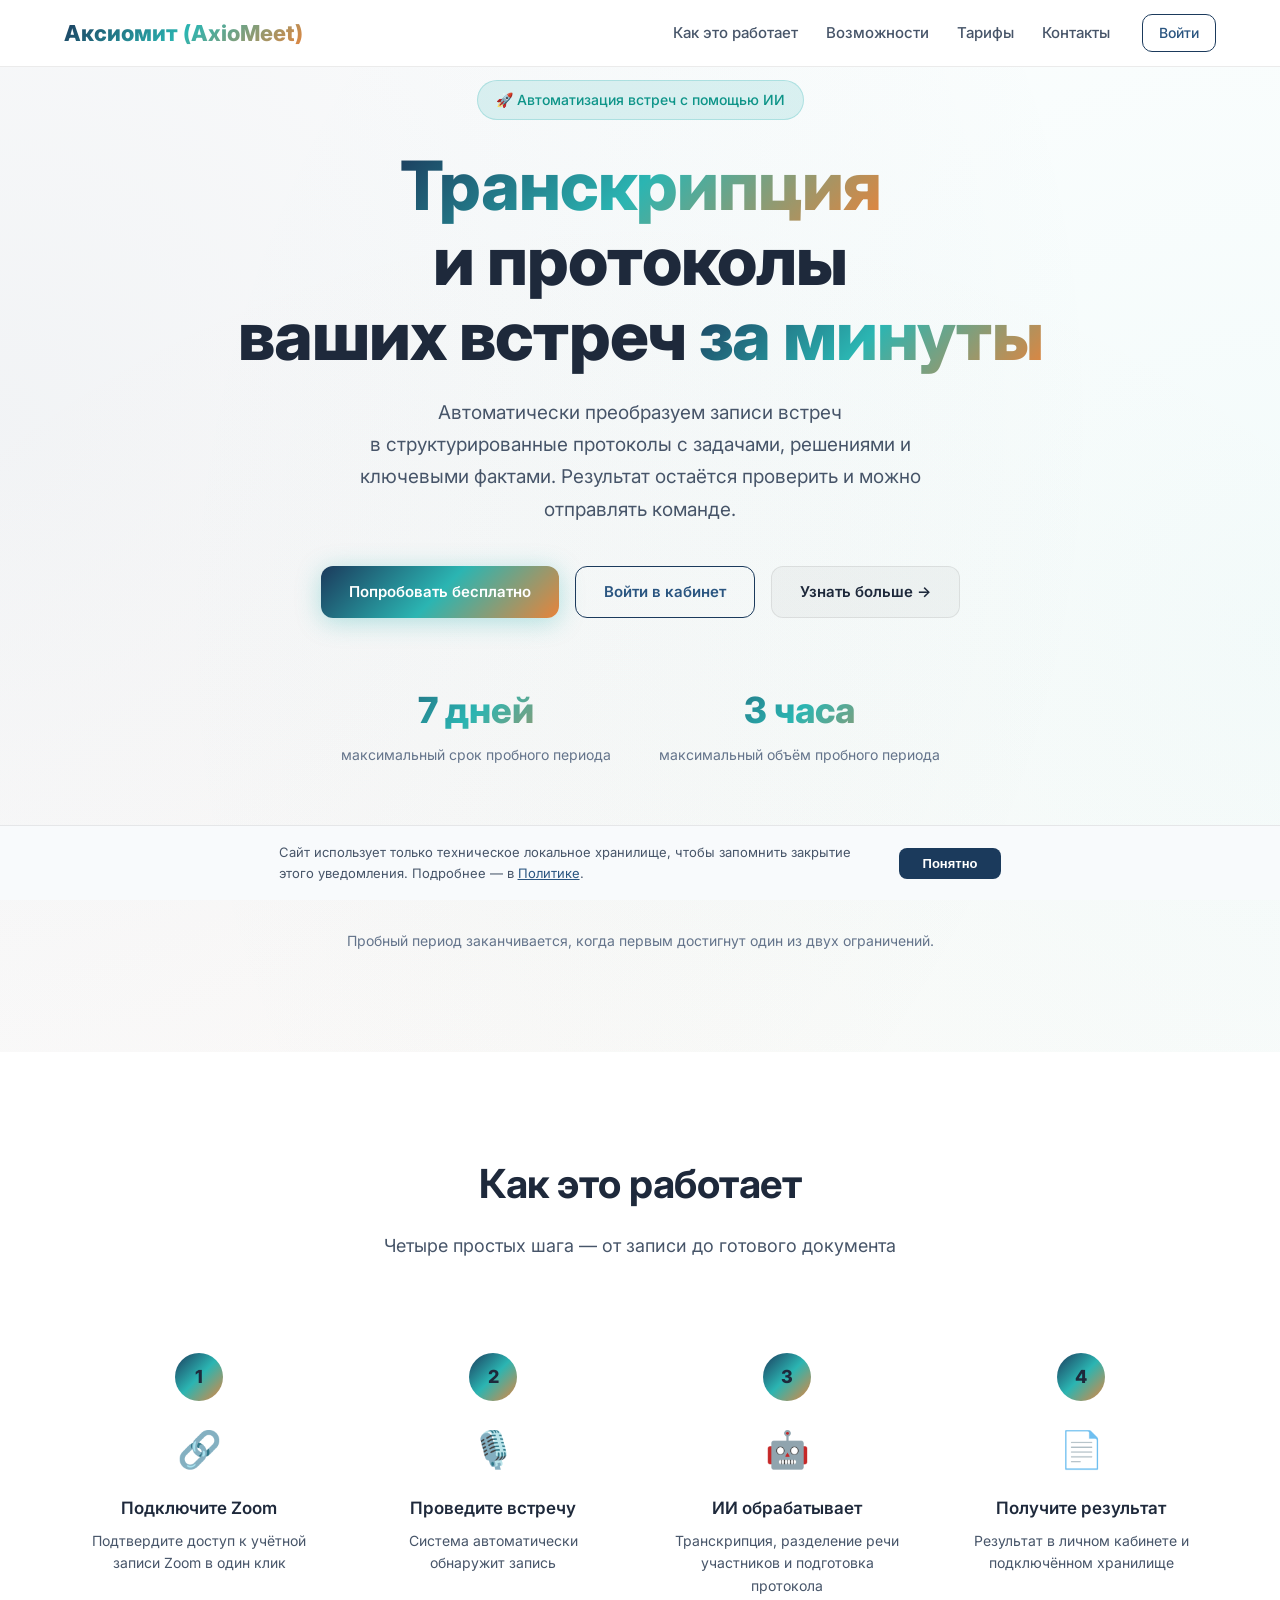
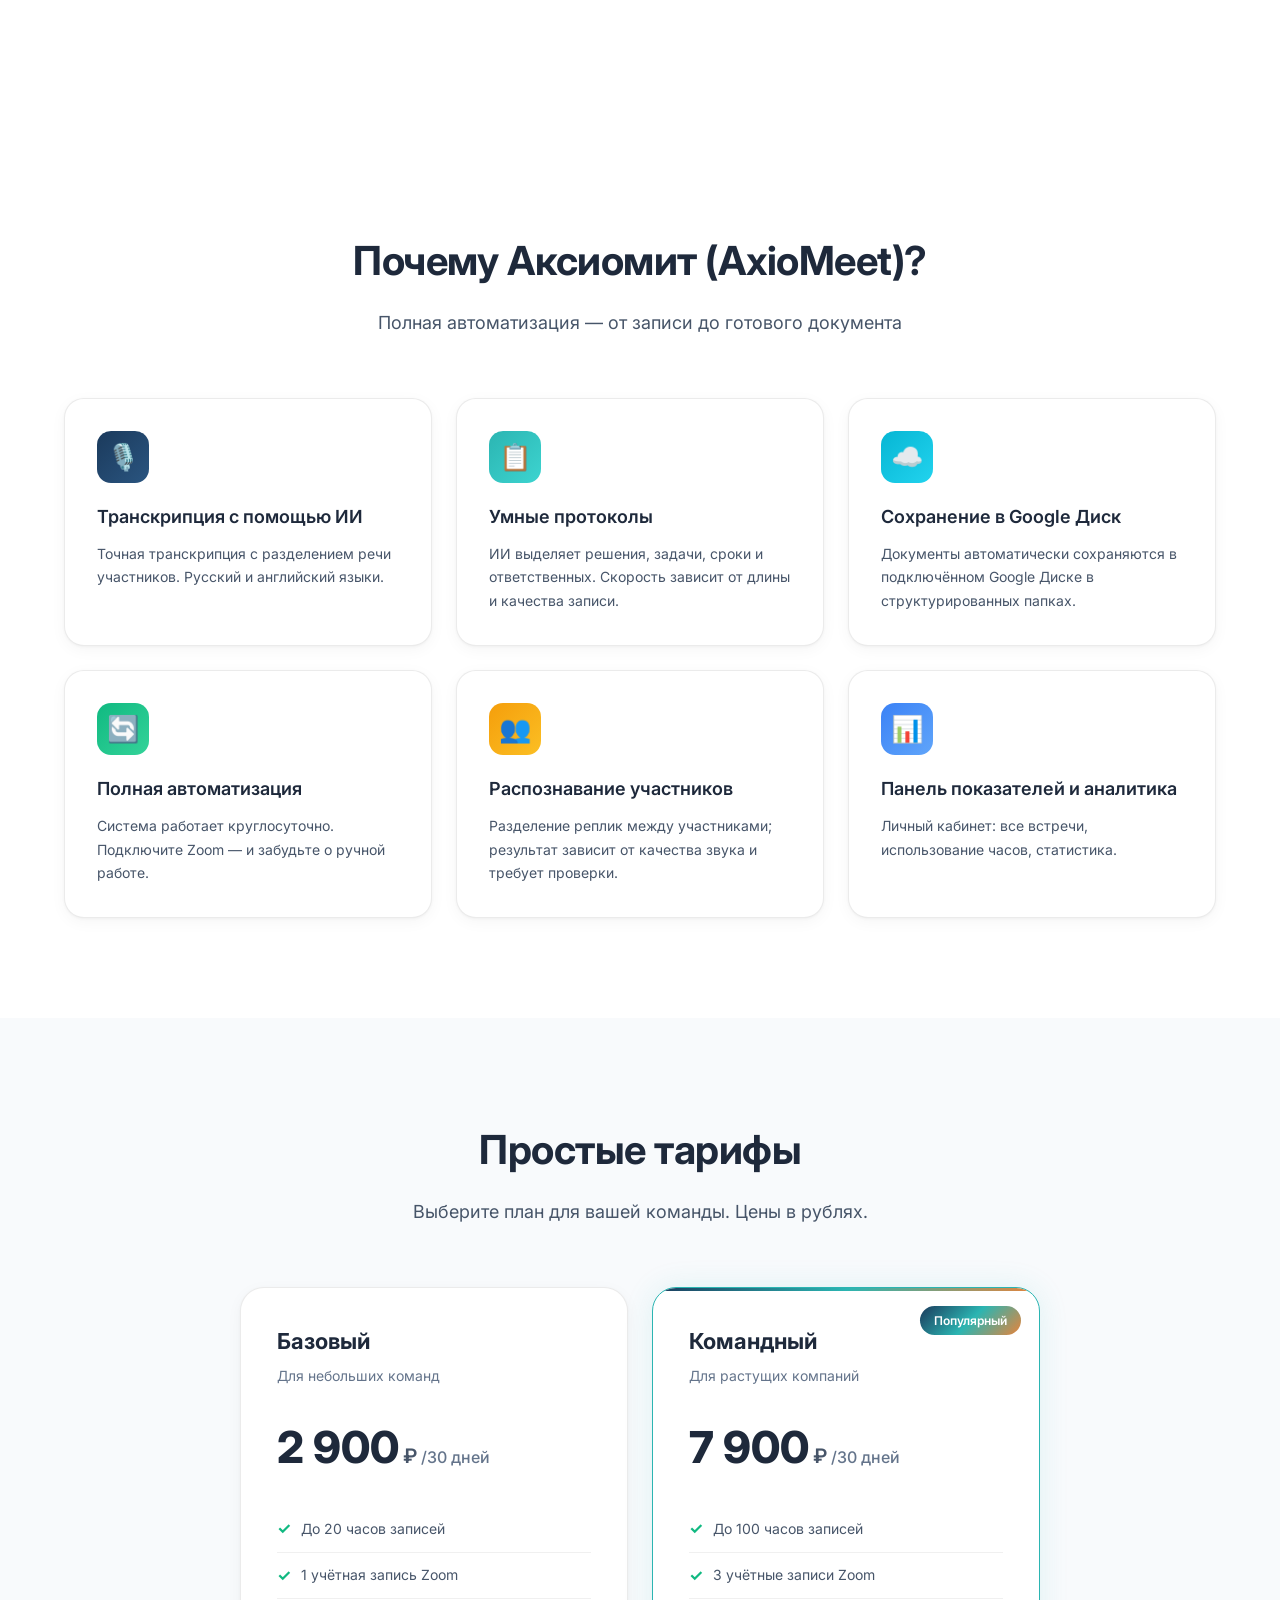
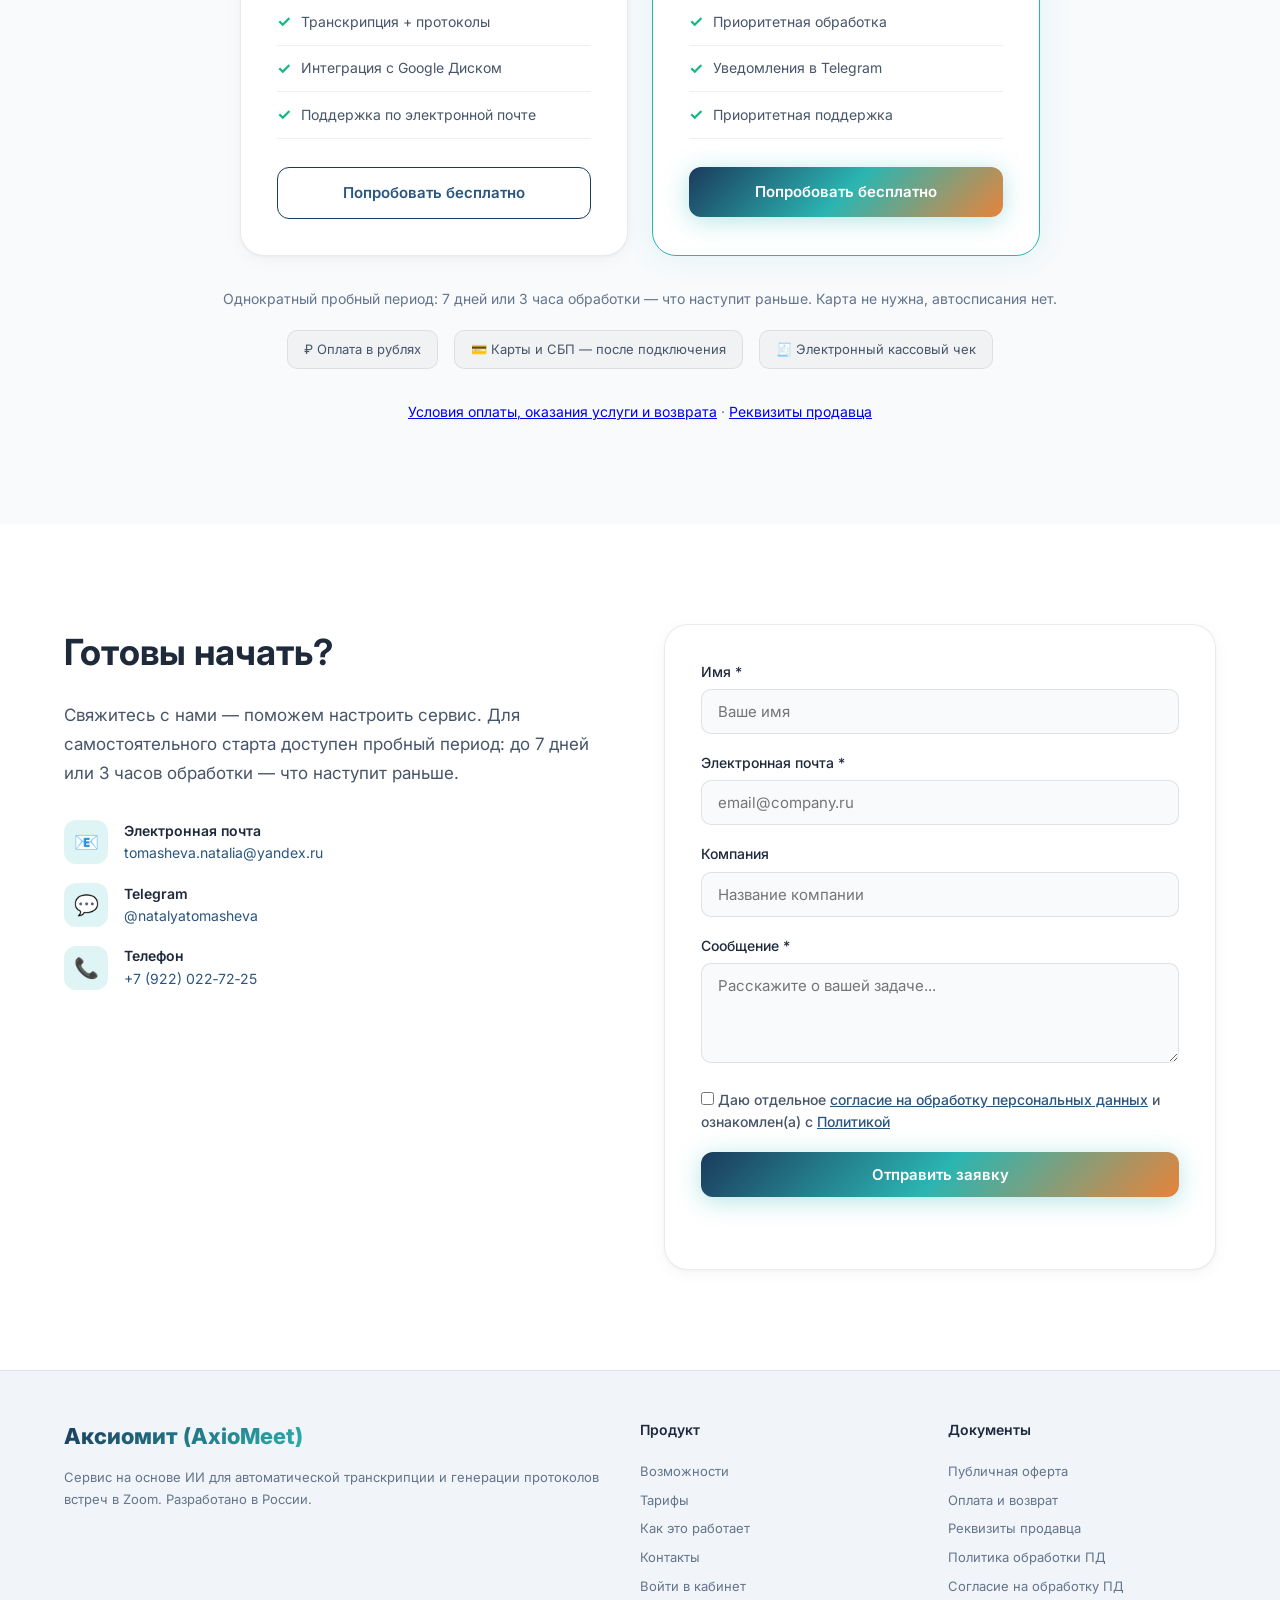
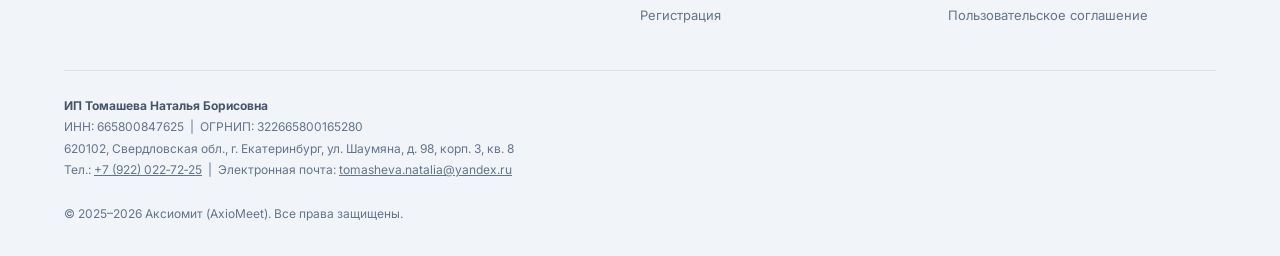
<file: index.html>
<!DOCTYPE html>
<html lang="ru">

<head>
    <meta charset="UTF-8">
    <meta name="viewport" content="width=device-width, initial-scale=1.0">
    <title>Аксиомит (AxioMeet) — транскрипция с помощью ИИ и протоколы встреч в Zoom</title>
    <meta name="description"
        content="Аксиомит (AxioMeet) автоматически транскрибирует записи встреч и формирует структурированные протоколы. Пробный период: до 7 дней или 3 часов обработки — что наступит раньше. ИП Томашева Н.Б.">
    <meta name="keywords" content="транскрипция встреч, протоколы встреч, искусственный интеллект, автоматизация, Аксиомит">
    <link rel="canonical" href="https://axiomeet.ru/">
    <meta property="og:title" content="Аксиомит (AxioMeet) — протоколы встреч с помощью ИИ">
    <meta property="og:description" content="Автоматическая транскрипция и структурированные протоколы встреч.">
    <meta property="og:type" content="website">
    <meta property="og:url" content="https://axiomeet.ru/">
    <link rel="preconnect" href="https://fonts.googleapis.com">
    <link rel="preconnect" href="https://fonts.gstatic.com" crossorigin>
    <link href="https://fonts.googleapis.com/css2?family=Inter:wght@400;500;600;700;800&display=swap" rel="stylesheet">
    <style>
        :root {
            --primary: #1B3A5C;
            --primary-dark: #142D48;
            --primary-light: #2A5580;
            --secondary: #2BB5B2;
            --accent: #E8833A;
            --success: #10b981;
            --dark: #ffffff;
            --dark-2: #f8fafc;
            --gray: #64748b;
            --gray-light: #475569;
            --light: #1e293b;
            --gradient: linear-gradient(135deg, #1B3A5C 0%, #2BB5B2 50%, #E8833A 100%);
            --glass: rgba(0, 0, 0, 0.03);
            --glass-border: rgba(0, 0, 0, 0.08);
        }

        * {
            margin: 0;
            padding: 0;
            box-sizing: border-box;
        }

        html {
            scroll-behavior: smooth;
        }

        body {
            font-family: 'Inter', -apple-system, BlinkMacSystemFont, sans-serif;
            background: var(--dark);
            color: var(--light);
            line-height: 1.6;
            overflow-x: hidden;
        }

        .container {
            max-width: 1200px;
            margin: 0 auto;
            padding: 0 24px;
        }

        /* NAV */
        nav {
            position: fixed;
            top: 0;
            left: 0;
            right: 0;
            z-index: 1000;
            padding: 14px 0;
            background: rgba(255, 255, 255, 0.95);
            backdrop-filter: blur(20px);
            -webkit-backdrop-filter: blur(20px);
            border-bottom: 1px solid var(--glass-border);
        }

        .nav-content {
            display: flex;
            justify-content: space-between;
            align-items: center;
        }

        .logo {
            font-size: 22px;
            font-weight: 800;
            background: var(--gradient);
            -webkit-background-clip: text;
            -webkit-text-fill-color: transparent;
            background-clip: text;
        }

        .nav-links {
            display: flex;
            gap: 28px;
            align-items: center;
        }

        .nav-links a {
            color: var(--gray-light);
            text-decoration: none;
            font-weight: 500;
            font-size: 15px;
            transition: color 0.3s;
            position: relative;
        }

        .nav-links a::after {
            content: '';
            position: absolute;
            bottom: -4px;
            left: 0;
            width: 0;
            height: 2px;
            background: var(--gradient);
            transition: width 0.3s;
        }

        .nav-links a:hover {
            color: var(--light);
        }

        .nav-links a:hover::after {
            width: 100%;
        }

        /* Login CTA in nav (separate from the plain nav links) */
        .nav-links .nav-login {
            color: var(--primary-light);
            border: 1.5px solid var(--primary);
            padding: 7px 16px;
            border-radius: 10px;
            font-size: 14px;
            margin-left: 4px;
            transition: all 0.2s;
        }

        .nav-links .nav-login:hover {
            background: var(--primary);
            color: #fff;
        }

        .nav-links .nav-login::after {
            display: none
        }

        .hamburger {
            display: none;
            flex-direction: column;
            gap: 5px;
            cursor: pointer;
            padding: 8px;
            z-index: 1001;
        }

        .hamburger span {
            width: 24px;
            height: 2px;
            background: var(--light);
            transition: all 0.3s;
        }

        /* BUTTONS */
        .btn {
            display: inline-flex;
            align-items: center;
            gap: 8px;
            padding: 13px 28px;
            border-radius: 12px;
            font-weight: 600;
            text-decoration: none;
            transition: all 0.3s cubic-bezier(0.4, 0, 0.2, 1);
            cursor: pointer;
            border: none;
            font-size: 15px;
            font-family: inherit;
        }

        .btn-primary {
            background: var(--gradient);
            color: white;
            box-shadow: 0 4px 24px rgba(43, 181, 178, 0.35);
        }

        .btn-primary:hover {
            transform: translateY(-2px);
            box-shadow: 0 8px 32px rgba(43, 181, 178, 0.5);
        }

        .btn-secondary {
            background: var(--glass);
            color: var(--light);
            border: 1px solid var(--glass-border);
        }

        .btn-secondary:hover {
            background: rgba(0, 0, 0, 0.06);
            border-color: rgba(0, 0, 0, 0.15);
        }

        .btn-outline {
            background: transparent;
            color: var(--primary-light);
            border: 1.5px solid var(--primary);
        }

        .btn-outline:hover {
            background: rgba(27, 58, 92, 0.08);
        }

        /* HERO */
        .hero {
            min-height: 100vh;
            display: flex;
            align-items: center;
            position: relative;
            padding-top: 80px;
            overflow: hidden;
        }

        .hero::before {
            content: '';
            position: absolute;
            top: -50%;
            left: -50%;
            width: 200%;
            height: 200%;
            background:
                radial-gradient(circle at 25% 45%, rgba(27, 58, 92, 0.06) 0%, transparent 50%),
                radial-gradient(circle at 75% 55%, rgba(43, 181, 178, 0.06) 0%, transparent 50%),
                radial-gradient(circle at 50% 85%, rgba(232, 131, 58, 0.03) 0%, transparent 50%);
            animation: heroFloat 25s ease-in-out infinite;
        }

        @keyframes heroFloat {

            0%,
            100% {
                transform: translate(0, 0) rotate(0deg);
            }

            33% {
                transform: translate(-1.5%, 1%) rotate(0.5deg);
            }

            66% {
                transform: translate(1%, -1.5%) rotate(-0.5deg);
            }
        }

        .hero-content {
            position: relative;
            z-index: 1;
            text-align: center;
            max-width: 860px;
            margin: 0 auto;
        }

        .hero-badge {
            display: inline-flex;
            align-items: center;
            gap: 8px;
            padding: 8px 18px;
            background: rgba(43, 181, 178, 0.15);
            border: 1px solid rgba(43, 181, 178, 0.25);
            border-radius: 50px;
            font-size: 14px;
            font-weight: 500;
            color: #0d9488;
            margin-bottom: 28px;
            animation: badgePulse 3s ease-in-out infinite;
        }

        @keyframes badgePulse {

            0%,
            100% {
                box-shadow: 0 0 0 0 rgba(43, 181, 178, 0.2);
            }

            50% {
                box-shadow: 0 0 0 8px rgba(43, 181, 178, 0);
            }
        }

        .hero h1 {
            font-size: clamp(36px, 5.5vw, 68px);
            font-weight: 800;
            line-height: 1.1;
            margin-bottom: 24px;
            letter-spacing: -1px;
        }

        .gradient-text {
            background: var(--gradient);
            -webkit-background-clip: text;
            -webkit-text-fill-color: transparent;
            background-clip: text;
        }

        .hero-subtitle {
            font-size: 19px;
            color: var(--gray-light);
            max-width: 580px;
            margin: 0 auto 40px;
            line-height: 1.7;
        }

        .hero-buttons {
            display: flex;
            gap: 16px;
            justify-content: center;
            flex-wrap: wrap;
        }

        .hero-stats {
            display: flex;
            gap: 48px;
            justify-content: center;
            margin-top: 64px;
            flex-wrap: wrap;
        }

        .hero-stat {
            text-align: center;
        }

        .hero-stat-number {
            font-size: 36px;
            font-weight: 800;
            background: var(--gradient);
            -webkit-background-clip: text;
            -webkit-text-fill-color: transparent;
        }

        .hero-stat-label {
            font-size: 14px;
            color: var(--gray);
            margin-top: 4px;
        }

        /* SECTIONS */
        section {
            padding: 100px 0;
        }

        .section-header {
            text-align: center;
            margin-bottom: 60px;
        }

        .section-header h2 {
            font-size: clamp(28px, 4vw, 40px);
            font-weight: 700;
            margin-bottom: 16px;
            letter-spacing: -0.5px;
        }

        .section-header p {
            font-size: 18px;
            color: var(--gray-light);
            max-width: 580px;
            margin: 0 auto;
        }

        /* STEPS */
        .steps-grid {
            display: grid;
            grid-template-columns: repeat(4, 1fr);
            gap: 24px;
        }

        .step-card {
            text-align: center;
            padding: 32px 20px;
        }

        .step-number {
            width: 48px;
            height: 48px;
            border-radius: 50%;
            background: var(--gradient);
            display: flex;
            align-items: center;
            justify-content: center;
            font-weight: 800;
            font-size: 18px;
            margin: 0 auto 20px;
        }

        .step-icon {
            font-size: 36px;
            margin-bottom: 16px;
        }

        .step-card h3 {
            font-size: 17px;
            font-weight: 600;
            margin-bottom: 8px;
        }

        .step-card p {
            font-size: 14px;
            color: var(--gray-light);
        }

        /* FEATURES */
        .features-grid {
            display: grid;
            grid-template-columns: repeat(auto-fit, minmax(320px, 1fr));
            gap: 24px;
        }

        .feature-card {
            background: #ffffff;
            box-shadow: 0 1px 3px rgba(0, 0, 0, 0.04), 0 4px 16px rgba(0, 0, 0, 0.04);
            border: 1px solid var(--glass-border);
            border-radius: 20px;
            padding: 32px;
            transition: all 0.4s cubic-bezier(0.4, 0, 0.2, 1);
        }

        .feature-card:hover {
            transform: translateY(-6px);
            border-color: rgba(43, 181, 178, 0.3);
            box-shadow: 0 12px 32px rgba(0, 0, 0, 0.1);
        }

        .feature-icon {
            width: 52px;
            height: 52px;
            border-radius: 14px;
            display: flex;
            align-items: center;
            justify-content: center;
            font-size: 26px;
            margin-bottom: 20px;
        }

        .feature-icon.purple {
            background: linear-gradient(135deg, #1B3A5C, #2A5580);
        }

        .feature-icon.pink {
            background: linear-gradient(135deg, #2BB5B2, #3DD4D0);
        }

        .feature-icon.cyan {
            background: linear-gradient(135deg, #06b6d4, #22d3ee);
        }

        .feature-icon.green {
            background: linear-gradient(135deg, #10b981, #34d399);
        }

        .feature-icon.orange {
            background: linear-gradient(135deg, #f59e0b, #fbbf24);
        }

        .feature-icon.blue {
            background: linear-gradient(135deg, #3b82f6, #60a5fa);
        }

        .feature-card h3 {
            font-size: 18px;
            font-weight: 600;
            margin-bottom: 10px;
        }

        .feature-card p {
            color: var(--gray-light);
            font-size: 14px;
            line-height: 1.7;
        }

        /* PRICING */
        .pricing {
            background: #f8fafc;
        }

        .pricing-grid {
            display: grid;
            grid-template-columns: repeat(2, 1fr);
            gap: 24px;
            max-width: 800px;
            margin: 0 auto;
        }

        .pricing-card {
            background: #ffffff;
            box-shadow: 0 1px 3px rgba(0, 0, 0, 0.04), 0 4px 16px rgba(0, 0, 0, 0.04);
            border: 1px solid var(--glass-border);
            border-radius: 24px;
            padding: 36px;
            position: relative;
            overflow: hidden;
            transition: all 0.4s;
        }

        .pricing-card:hover {
            transform: translateY(-4px);
            box-shadow: 0 12px 32px rgba(0, 0, 0, 0.08);
        }

        .pricing-card.popular {
            border-color: var(--secondary);
            box-shadow: 0 0 30px rgba(43, 181, 178, 0.12);
        }

        .pricing-card.popular::before {
            content: '';
            position: absolute;
            top: 0;
            left: 0;
            right: 0;
            height: 3px;
            background: var(--gradient);
        }

        .popular-badge {
            position: absolute;
            top: 18px;
            right: 18px;
            background: var(--gradient);
            color: white;
            padding: 5px 14px;
            border-radius: 50px;
            font-size: 12px;
            font-weight: 600;
        }

        .pricing-card h3 {
            font-size: 22px;
            font-weight: 700;
            margin-bottom: 6px;
        }

        .pricing-desc {
            color: var(--gray);
            font-size: 14px;
        }

        .price {
            margin: 24px 0;
        }

        .price-amount {
            font-size: 44px;
            font-weight: 800;
        }

        .price-currency {
            font-size: 20px;
            font-weight: 600;
            color: var(--gray-light);
        }

        .price-period {
            font-size: 16px;
            font-weight: 500;
            color: var(--gray);
        }

        .pricing-card ul {
            list-style: none;
            margin: 24px 0 28px;
        }

        .pricing-card li {
            padding: 10px 0;
            border-bottom: 1px solid rgba(0, 0, 0, 0.06);
            display: flex;
            align-items: center;
            gap: 10px;
            font-size: 14px;
            color: var(--gray-light);
        }

        .pricing-card li::before {
            content: '✓';
            color: var(--success);
            font-weight: bold;
            font-size: 16px;
        }

        .pricing-note {
            text-align: center;
            margin-top: 32px;
            color: var(--gray);
            font-size: 14px;
        }

        /* SBP BADGE */
        .payment-badges {
            display: flex;
            gap: 16px;
            justify-content: center;
            margin-top: 20px;
            flex-wrap: wrap;
        }

        .payment-badge {
            display: inline-flex;
            align-items: center;
            gap: 8px;
            padding: 8px 16px;
            background: rgba(0, 0, 0, 0.03);
            border: 1px solid rgba(0, 0, 0, 0.08);
            border-radius: 10px;
            font-size: 13px;
            color: var(--gray-light);
        }

        /* CONTACT */
        .contact-wrapper {
            display: grid;
            grid-template-columns: 1fr 1fr;
            gap: 48px;
            align-items: start;
        }

        .contact-info h2 {
            font-size: 36px;
            font-weight: 700;
            margin-bottom: 20px;
        }

        .contact-info>p {
            color: var(--gray-light);
            font-size: 17px;
            margin-bottom: 32px;
            line-height: 1.7;
        }

        .contact-item {
            display: flex;
            align-items: center;
            gap: 16px;
            margin-bottom: 18px;
        }

        .contact-item-icon {
            width: 44px;
            height: 44px;
            border-radius: 12px;
            background: rgba(43, 181, 178, 0.15);
            display: flex;
            align-items: center;
            justify-content: center;
            font-size: 20px;
            flex-shrink: 0;
        }

        .contact-item-label {
            font-weight: 600;
            font-size: 14px;
        }

        .contact-item-value {
            color: var(--gray-light);
            font-size: 14px;
        }

        .contact-item-value a {
            color: var(--primary-light);
            text-decoration: none;
        }

        .contact-item-value a:hover {
            text-decoration: underline;
        }

        .contact-form {
            background: #ffffff;
            border: 1px solid var(--glass-border);
            border-radius: 24px;
            padding: 36px;
            box-shadow: 0 1px 3px rgba(0, 0, 0, 0.04), 0 4px 16px rgba(0, 0, 0, 0.04);
        }

        .form-group {
            margin-bottom: 18px;
        }

        .form-group label {
            display: block;
            margin-bottom: 6px;
            font-weight: 500;
            font-size: 14px;
        }

        .form-group input,
        .form-group textarea {
            width: 100%;
            padding: 12px 16px;
            background: #f8fafc;
            border: 1px solid rgba(0, 0, 0, 0.1);
            border-radius: 10px;
            color: var(--light);
            font-size: 15px;
            font-family: inherit;
            transition: all 0.3s;
        }

        .form-group input:focus,
        .form-group textarea:focus {
            outline: none;
            border-color: var(--primary);
            box-shadow: 0 0 0 3px rgba(43, 181, 178, 0.15);
        }

        .form-group textarea {
            resize: vertical;
            min-height: 100px;
        }

        .consent-label {
            display: flex;
            align-items: flex-start;
            gap: 10px;
            font-size: 13px;
            color: var(--gray-light);
            cursor: pointer;
        }

        .consent-label input[type="checkbox"] {
            width: auto;
            margin-top: 3px;
            flex-shrink: 0;
        }

        .consent-label a {
            color: var(--primary-light);
        }

        .form-status {
            min-height: 22px;
            margin-top: 14px;
            color: var(--gray-light);
            font-size: 13px;
            line-height: 1.5;
        }

        .form-status.error { color: #b42318; }

        .form-status.success { color: #067647; }

        .form-status a { color: var(--primary-light); }

        /* FOOTER */
        footer {
            padding: 48px 0 32px;
            border-top: 1px solid var(--glass-border);
            background: #f1f5f9;
        }

        .footer-top {
            display: grid;
            grid-template-columns: 2fr 1fr 1fr;
            gap: 40px;
            margin-bottom: 40px;
        }

        .footer-about .logo {
            margin-bottom: 12px;
        }

        .footer-about p {
            color: var(--gray);
            font-size: 13px;
            line-height: 1.7;
        }

        .footer-links-group h4 {
            font-size: 14px;
            font-weight: 600;
            margin-bottom: 16px;
        }

        .footer-links-group a {
            display: block;
            color: var(--gray);
            text-decoration: none;
            font-size: 13px;
            padding: 4px 0;
            transition: color 0.3s;
        }

        .footer-links-group a:hover {
            color: var(--light);
        }

        .footer-bottom {
            border-top: 1px solid var(--glass-border);
            padding-top: 24px;
        }

        .footer-legal {
            color: var(--gray);
            font-size: 12px;
            line-height: 1.8;
        }

        .footer-legal strong {
            color: var(--gray-light);
        }

        .footer-legal a {
            color: var(--gray);
        }

        /* COOKIE */
        .cookie-banner {
            position: fixed;
            bottom: 0;
            left: 0;
            right: 0;
            z-index: 9999;
            background: var(--dark-2);
            border-top: 1px solid var(--glass-border);
            padding: 16px 24px;
            display: none;
            align-items: center;
            justify-content: center;
            gap: 20px;
            flex-wrap: wrap;
            backdrop-filter: blur(12px);
        }

        .cookie-banner.show {
            display: flex;
        }

        .cookie-banner p {
            color: var(--gray-light);
            font-size: 13px;
            max-width: 600px;
        }

        .cookie-banner p a {
            color: var(--primary-light);
        }

        .cookie-accept {
            padding: 8px 24px;
            background: var(--primary);
            color: white;
            border: none;
            border-radius: 8px;
            font-weight: 600;
            cursor: pointer;
            font-size: 13px;
        }

        .cookie-accept:hover {
            background: var(--primary-dark);
        }

        /* ANIMATIONS */
        .reveal {
            opacity: 0;
            transform: translateY(30px);
            transition: opacity 0.7s ease, transform 0.7s ease;
        }

        .reveal.visible {
            opacity: 1;
            transform: translateY(0);
        }

        /* RESPONSIVE */
        @media (max-width: 900px) {
            .steps-grid {
                grid-template-columns: repeat(2, 1fr);
            }

            .contact-wrapper {
                grid-template-columns: 1fr;
            }

            .footer-top {
                grid-template-columns: 1fr;
            }
        }

        @media (max-width: 768px) {
            .nav-links {
                display: none;
            }

            .nav-links.open {
                display: flex;
                flex-direction: column;
                position: fixed;
                top: 0;
                left: 0;
                right: 0;
                bottom: 0;
                background: rgba(255, 255, 255, 0.98);
                padding: 80px 40px 40px;
                gap: 24px;
            }

            .hamburger {
                display: flex;
            }

            .hero-buttons {
                flex-direction: column;
                align-items: center;
            }

            .hero-stats {
                gap: 28px;
            }

            .features-grid {
                grid-template-columns: 1fr;
            }

            .pricing-grid {
                grid-template-columns: 1fr;
                max-width: 400px;
            }
        }

        @media (max-width: 480px) {
            .steps-grid {
                grid-template-columns: 1fr;
            }
        }
    </style>
</head>

<body>
    <nav>
        <div class="container nav-content">
            <div class="logo">Аксиомит (AxioMeet)</div>
            <div class="nav-links" id="navLinks">
                <a href="#how-it-works">Как это работает</a>
                <a href="#features">Возможности</a>
                <a href="#pricing">Тарифы</a>
                <a href="#contact">Контакты</a>
                <!-- Личный кабинет (SPA на spa.axiomeet.io, проксируется через Cloudflare на Railway axiomeet-web) -->
                <a href="https://spa.axiomeet.io/login?lang=ru" class="nav-login" rel="nofollow">Войти</a>
            </div>
            <div class="hamburger" onclick="document.getElementById('navLinks').classList.toggle('open')">
                <span></span><span></span><span></span>
            </div>
        </div>
    </nav>

    <!-- HERO -->
    <section class="hero">
        <div class="container">
            <div class="hero-content">
                <div class="hero-badge">🚀 Автоматизация встреч с помощью ИИ</div>
                <h1>
                    <span class="gradient-text">Транскрипция</span> и&nbsp;протоколы<br>
                    ваших встреч <span class="gradient-text">за минуты</span>
                </h1>
                <p class="hero-subtitle">Автоматически преобразуем записи встреч в&nbsp;структурированные протоколы с
                    задачами, решениями и ключевыми фактами. Результат остаётся проверить и можно отправлять команде.</p>
                <div class="hero-buttons">
                    <a href="https://spa.axiomeet.io/register?lang=ru&amp;source=axiomeet.ru&amp;plan=trial" class="btn btn-primary" rel="nofollow">Попробовать бесплатно</a>
                    <a href="https://spa.axiomeet.io/login?lang=ru" class="btn btn-outline" rel="nofollow">Войти в кабинет</a>
                    <a href="#how-it-works" class="btn btn-secondary">Узнать больше →</a>
                </div>
                <div class="hero-stats">
                    <div class="hero-stat">
                        <div class="hero-stat-number">7 дней</div>
                        <div class="hero-stat-label">максимальный срок пробного периода</div>
                    </div>
                    <div class="hero-stat">
                        <div class="hero-stat-number">3 часа</div>
                        <div class="hero-stat-label">максимальный объём пробного периода</div>
                    </div>
                    <div class="hero-stat">
                        <div class="hero-stat-number">0 ₽</div>
                        <div class="hero-stat-label">банковская карта не требуется</div>
                    </div>
                </div>
                <p class="pricing-note">Пробный период заканчивается, когда первым достигнут один из двух ограничений.</p>
            </div>
        </div>
    </section>

    <!-- HOW IT WORKS -->
    <section id="how-it-works">
        <div class="container">
            <div class="section-header reveal">
                <h2>Как это работает</h2>
                <p>Четыре простых шага — от записи до готового документа</p>
            </div>
            <div class="steps-grid reveal">
                <div class="step-card">
                    <div class="step-number">1</div>
                    <div class="step-icon">🔗</div>
                    <h3>Подключите Zoom</h3>
                    <p>Подтвердите доступ к учётной записи Zoom в один клик</p>
                </div>
                <div class="step-card">
                    <div class="step-number">2</div>
                    <div class="step-icon">🎙️</div>
                    <h3>Проведите встречу</h3>
                    <p>Система автоматически обнаружит запись</p>
                </div>
                <div class="step-card">
                    <div class="step-number">3</div>
                    <div class="step-icon">🤖</div>
                    <h3>ИИ обрабатывает</h3>
                    <p>Транскрипция, разделение речи участников и подготовка протокола</p>
                </div>
                <div class="step-card">
                    <div class="step-number">4</div>
                    <div class="step-icon">📄</div>
                    <h3>Получите результат</h3>
                    <p>Результат в личном кабинете и подключённом хранилище</p>
                </div>
            </div>
        </div>
    </section>

    <!-- FEATURES -->
    <section id="features">
        <div class="container">
            <div class="section-header reveal">
                <h2>Почему Аксиомит (AxioMeet)?</h2>
                <p>Полная автоматизация — от записи до готового документа</p>
            </div>
            <div class="features-grid reveal">
                <div class="feature-card">
                    <div class="feature-icon purple">🎙️</div>
                    <h3>Транскрипция с помощью ИИ</h3>
                    <p>Точная транскрипция с разделением речи участников. Русский и английский языки.</p>
                </div>
                <div class="feature-card">
                    <div class="feature-icon pink">📋</div>
                    <h3>Умные протоколы</h3>
                    <p>ИИ выделяет решения, задачи, сроки и ответственных. Скорость зависит от длины и качества записи.</p>
                </div>
                <div class="feature-card">
                    <div class="feature-icon cyan">☁️</div>
                    <h3>Сохранение в Google Диск</h3>
                    <p>Документы автоматически сохраняются в подключённом Google Диске в структурированных папках.</p>
                </div>
                <div class="feature-card">
                    <div class="feature-icon green">🔄</div>
                    <h3>Полная автоматизация</h3>
                    <p>Система работает круглосуточно. Подключите Zoom — и забудьте о ручной работе.</p>
                </div>
                <div class="feature-card">
                    <div class="feature-icon orange">👥</div>
                    <h3>Распознавание участников</h3>
                    <p>Разделение реплик между участниками; результат зависит от качества звука и требует проверки.</p>
                </div>
                <div class="feature-card">
                    <div class="feature-icon blue">📊</div>
                    <h3>Панель показателей и аналитика</h3>
                    <p>Личный кабинет: все встречи, использование часов, статистика.</p>
                </div>
            </div>
        </div>
    </section>

    <!-- PRICING -->
    <section class="pricing" id="pricing">
        <div class="container">
            <div class="section-header reveal">
                <h2>Простые тарифы</h2>
                <p>Выберите план для вашей команды. Цены в рублях.</p>
            </div>
            <div class="pricing-grid reveal">
                <div class="pricing-card">
                    <h3>Базовый</h3>
                    <p class="pricing-desc">Для небольших команд</p>
                    <div class="price"><span class="price-amount">2 900</span> <span class="price-currency">₽</span>
                        <span class="price-period">/30 дней</span>
                    </div>
                    <ul>
                        <li>До 20 часов записей</li>
                        <li>1 учётная запись Zoom</li>
                        <li>Транскрипция + протоколы</li>
                        <li>Интеграция с Google Диском</li>
                        <li>Поддержка по электронной почте</li>
                    </ul>
                    <a href="https://spa.axiomeet.io/register?lang=ru&amp;source=axiomeet.ru&amp;plan=starter" class="btn btn-outline" style="width:100%;justify-content:center;" rel="nofollow">Попробовать бесплатно</a>
                </div>
                <div class="pricing-card popular">
                    <div class="popular-badge">Популярный</div>
                    <h3>Командный</h3>
                    <p class="pricing-desc">Для растущих компаний</p>
                    <div class="price"><span class="price-amount">7 900</span> <span class="price-currency">₽</span>
                        <span class="price-period">/30 дней</span>
                    </div>
                    <ul>
                        <li>До 100 часов записей</li>
                        <li>3 учётные записи Zoom</li>
                        <li>Приоритетная обработка</li>
                        <li>Уведомления в Telegram</li>
                        <li>Приоритетная поддержка</li>
                    </ul>
                    <a href="https://spa.axiomeet.io/register?lang=ru&amp;source=axiomeet.ru&amp;plan=business" class="btn btn-primary" style="width:100%;justify-content:center;" rel="nofollow">Попробовать бесплатно</a>
                </div>
            </div>
            <p class="pricing-note">Однократный пробный период: 7 дней или 3 часа обработки — что наступит раньше. Карта не нужна, автосписания нет.</p>
            <div class="payment-badges">
                <div class="payment-badge">₽ Оплата в рублях</div>
                <div class="payment-badge">💳 Карты и СБП — после подключения</div>
                <div class="payment-badge">🧾 Электронный кассовый чек</div>
            </div>
            <p class="pricing-note"><a href="/payment">Условия оплаты, оказания услуги и возврата</a> · <a href="/requisites">Реквизиты продавца</a></p>
        </div>
    </section>

    <!-- CONTACT -->
    <section id="contact">
        <div class="container">
            <div class="contact-wrapper reveal">
                <div class="contact-info">
                    <h2>Готовы начать?</h2>
                    <p>Свяжитесь с нами — поможем настроить сервис. Для самостоятельного старта доступен пробный период: до 7 дней или 3 часов обработки — что наступит раньше.</p>
                    <div class="contact-item">
                        <div class="contact-item-icon">📧</div>
                        <div>
                            <div class="contact-item-label">Электронная почта</div>
                            <div class="contact-item-value"><a
                                    href="mailto:tomasheva.natalia@yandex.ru">tomasheva.natalia@yandex.ru</a></div>
                        </div>
                    </div>
                    <div class="contact-item">
                        <div class="contact-item-icon">💬</div>
                        <div>
                            <div class="contact-item-label">Telegram</div>
                            <div class="contact-item-value"><a href="https://t.me/natalyatomasheva" target="_blank"
                                    rel="noopener">@natalyatomasheva</a></div>
                        </div>
                    </div>
                    <div class="contact-item">
                        <div class="contact-item-icon">📞</div>
                        <div>
                            <div class="contact-item-label">Телефон</div>
                            <div class="contact-item-value"><a href="tel:+79220227225">+7&nbsp;(922)&nbsp;022&#8209;72&#8209;25</a></div>
                        </div>
                    </div>
                </div>
                <div class="contact-form">
                    <form id="contactForm">
                        <div class="form-group"><label for="name">Имя *</label><input type="text" id="name" name="name"
                                required placeholder="Ваше имя"></div>
                        <div class="form-group"><label for="email">Электронная почта *</label><input type="email" id="email"
                                name="email" required placeholder="email@company.ru"></div>
                        <div class="form-group"><label for="company">Компания</label><input type="text" id="company"
                                name="company" placeholder="Название компании"></div>
                        <div class="form-group"><label for="message">Сообщение *</label><textarea id="message"
                                name="message" required placeholder="Расскажите о вашей задаче..."></textarea></div>
                        <div class="form-group">
                            <label class="consent-label">
                                <input type="checkbox" name="personal_data_consent" value="yes" required>
                                <span>Даю отдельное <a href="/consent" target="_blank">согласие на обработку персональных данных</a> и ознакомлен(а) с <a href="/privacy" target="_blank">Политикой</a></span>
                            </label>
                        </div>
                        <button type="submit" class="btn btn-primary"
                            style="width:100%;justify-content:center;">Отправить заявку</button>
                        <div id="formStatus" class="form-status" role="status" aria-live="polite"></div>
                    </form>
                </div>
            </div>
        </div>
    </section>

    <!-- FOOTER -->
    <footer>
        <div class="container">
            <div class="footer-top">
                <div class="footer-about">
                    <div class="logo">Аксиомит (AxioMeet)</div>
                    <p>Сервис на основе ИИ для автоматической транскрипции и генерации протоколов встреч в Zoom. Разработано в
                        России.</p>
                </div>
                <div class="footer-links-group">
                    <h4>Продукт</h4>
                    <a href="#features">Возможности</a>
                    <a href="#pricing">Тарифы</a>
                    <a href="#how-it-works">Как это работает</a>
                    <a href="#contact">Контакты</a>
                    <a href="https://spa.axiomeet.io/login?lang=ru" rel="nofollow">Войти в кабинет</a>
                    <a href="https://spa.axiomeet.io/register?lang=ru" rel="nofollow">Регистрация</a>
                </div>
                <div class="footer-links-group">
                    <h4>Документы</h4>
                    <a href="/oferta">Публичная оферта</a>
                    <a href="/payment">Оплата и возврат</a>
                    <a href="/requisites">Реквизиты продавца</a>
                    <a href="/privacy">Политика обработки ПД</a>
                    <a href="/consent">Согласие на обработку ПД</a>
                    <a href="/terms">Пользовательское соглашение</a>
                </div>
            </div>
            <div class="footer-bottom">
                <div class="footer-legal">
                    <strong>ИП Томашева Наталья Борисовна</strong><br>
                    ИНН: 665800847625 &nbsp;|&nbsp; ОГРНИП: 322665800165280<br>
                    620102, Свердловская обл., г.&nbsp;Екатеринбург, ул.&nbsp;Шаумяна, д.&nbsp;98, корп.&nbsp;3,
                    кв.&nbsp;8<br>
                    Тел.: <a href="tel:+79220227225">+7&nbsp;(922)&nbsp;022&#8209;72&#8209;25</a> &nbsp;|&nbsp;
                    Электронная почта: <a href="mailto:tomasheva.natalia@yandex.ru">tomasheva.natalia@yandex.ru</a><br><br>
                    © 2025–2026 Аксиомит (AxioMeet). Все права защищены.
                </div>
            </div>
        </div>
    </footer>

    <!-- COOKIE BANNER -->
    <div class="cookie-banner" id="cookieBanner">
        <p>Сайт использует только техническое локальное хранилище, чтобы запомнить закрытие этого уведомления. Подробнее — в <a href="/privacy">Политике</a>.</p>
        <button type="button" class="cookie-accept" id="cookieAccept">Понятно</button>
    </div>

    <script>
        // Cookie
        if (!localStorage.getItem('cookieNotice_ru')) document.getElementById('cookieBanner').classList.add('show');
        document.getElementById('cookieAccept').addEventListener('click', function () {
            localStorage.setItem('cookieNotice_ru', 'closed');
            document.getElementById('cookieBanner').classList.remove('show');
        });
        // Smooth scroll
        document.querySelectorAll('a[href^="#"]').forEach(a => {
            a.addEventListener('click', function (e) {
                e.preventDefault();
                const t = document.querySelector(this.getAttribute('href'));
                if (t) { t.scrollIntoView({ behavior: 'smooth' }); document.getElementById('navLinks').classList.remove('open'); }
            });
        });
        // Reveal
        const obs = new IntersectionObserver(entries => {
            entries.forEach(e => { if (e.isIntersecting) { e.target.classList.add('visible'); obs.unobserve(e.target); } });
        }, { threshold: 0.15 });
        document.querySelectorAll('.reveal').forEach(el => obs.observe(el));
        // Form
        document.getElementById('contactForm').addEventListener('submit', function (e) {
            e.preventDefault();
            const status = document.getElementById('formStatus');
            const button = this.querySelector('button[type="submit"]');
            const d = Object.fromEntries(new FormData(this));
            delete d.personal_data_consent;
            status.className = 'form-status';
            status.textContent = 'Открываем почтовое приложение…';
            button.disabled = true;
            const subject = encodeURIComponent('Заявка с axiomeet.ru');
            const body = encodeURIComponent(`Имя: ${d.name}\nЭлектронная почта: ${d.email}\nКомпания: ${d.company || '—'}\n\n${d.message}`);
            const mailLink = `mailto:tomasheva.natalia@yandex.ru?subject=${subject}&body=${body}`;
            status.className = 'form-status';
            status.innerHTML = `Отправьте подготовленное письмо в открывшемся приложении. Если оно не открылось, <a href="${mailLink}">нажмите здесь</a>.`;
            window.location.href = mailLink;
            button.disabled = false;
        });
    </script>
</body>

</html>
</file>
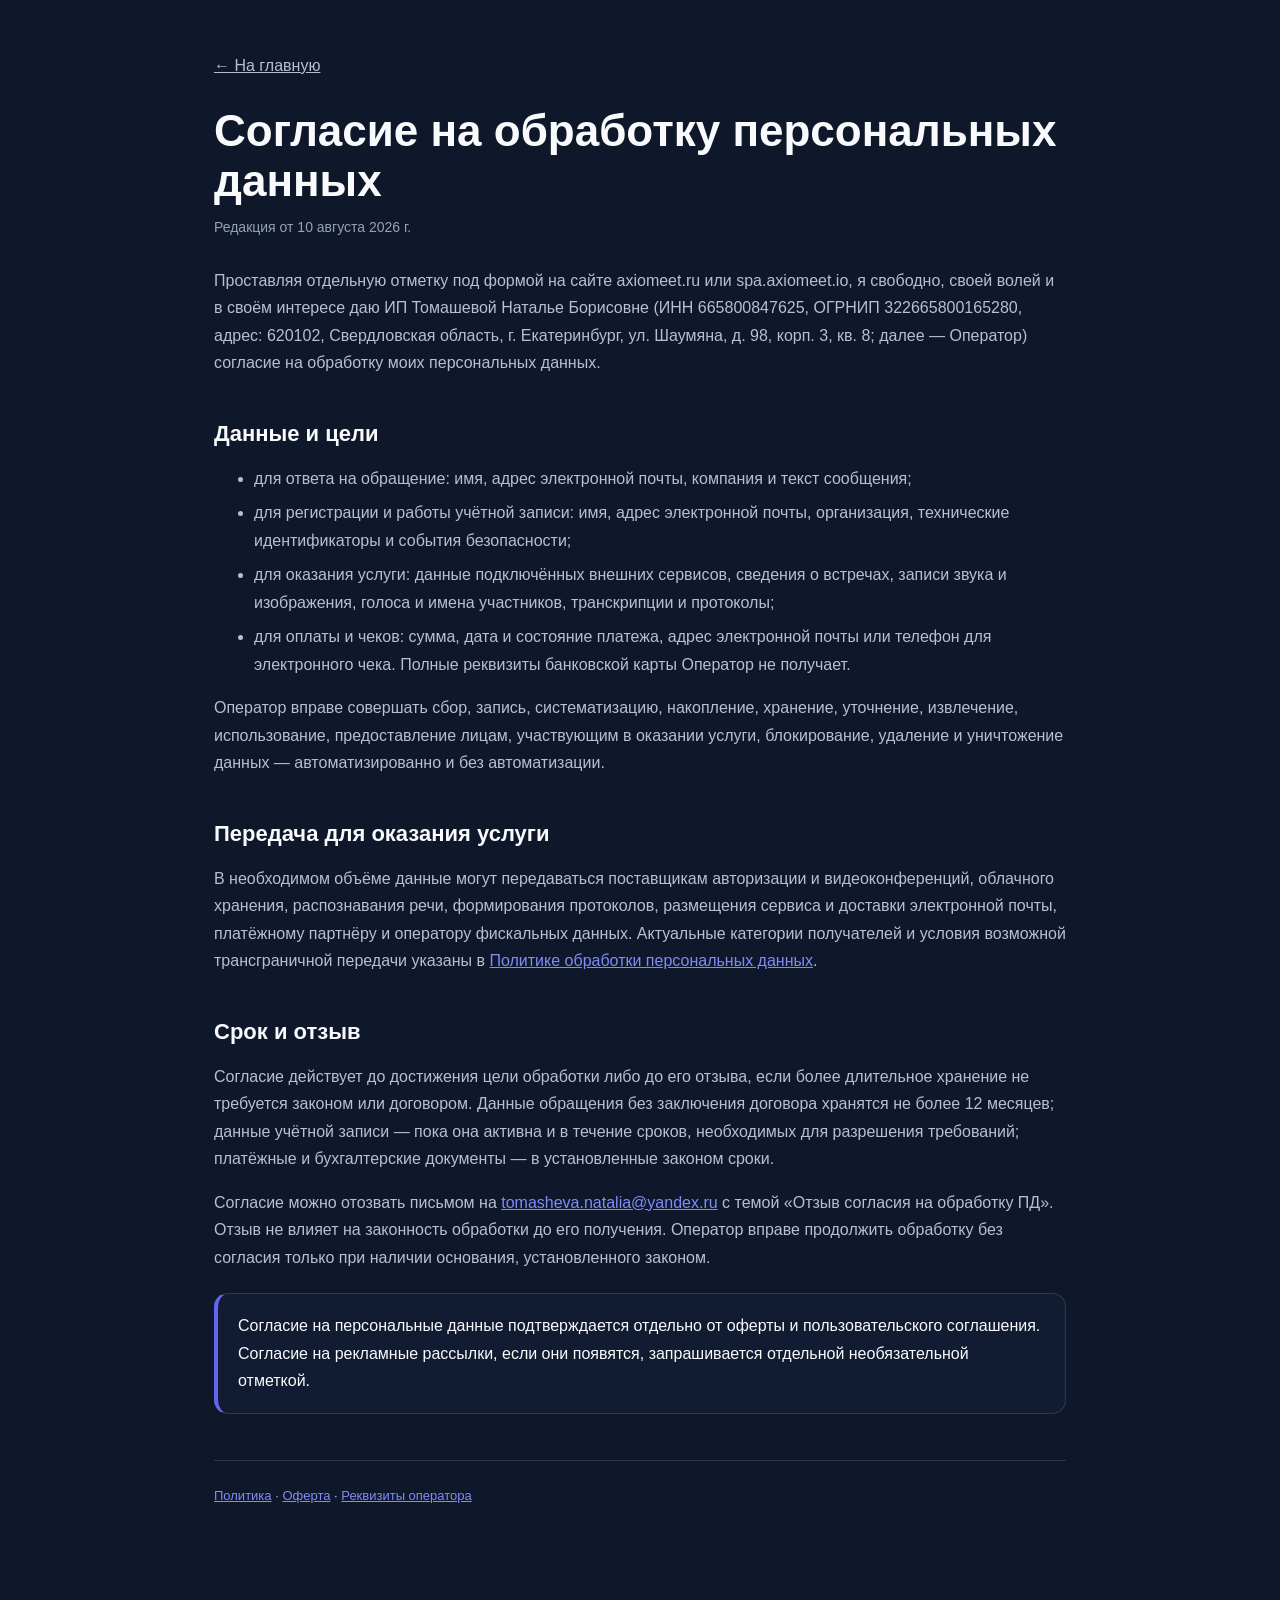
<file: consent.html>
<!DOCTYPE html>
<html lang="ru">
<head>
    <meta charset="utf-8">
    <meta name="viewport" content="width=device-width,initial-scale=1">
    <title>Согласие на обработку персональных данных — Аксиомит (AxioMeet)</title>
    <meta name="description" content="Отдельное согласие на обработку персональных данных пользователем сервиса «Аксиомит» (AxioMeet).">
    <link rel="stylesheet" href="/legal.css">
</head>
<body><main class="container">
    <a class="back-link" href="/">← На главную</a>
    <h1>Согласие на обработку персональных данных</h1>
    <p class="meta">Редакция от 10 августа 2026 г.</p>
    <p>Проставляя отдельную отметку под формой на сайте axiomeet.ru или spa.axiomeet.io, я свободно, своей волей и в своём интересе даю ИП Томашевой Наталье Борисовне (ИНН 665800847625, ОГРНИП 322665800165280, адрес: 620102, Свердловская область, г. Екатеринбург, ул. Шаумяна, д. 98, корп. 3, кв. 8; далее — Оператор) согласие на обработку моих персональных данных.</p>

    <h2>Данные и цели</h2>
    <ul>
        <li>для ответа на обращение: имя, адрес электронной почты, компания и текст сообщения;</li>
        <li>для регистрации и работы учётной записи: имя, адрес электронной почты, организация, технические идентификаторы и события безопасности;</li>
        <li>для оказания услуги: данные подключённых внешних сервисов, сведения о встречах, записи звука и изображения, голоса и имена участников, транскрипции и протоколы;</li>
        <li>для оплаты и чеков: сумма, дата и состояние платежа, адрес электронной почты или телефон для электронного чека. Полные реквизиты банковской карты Оператор не получает.</li>
    </ul>
    <p>Оператор вправе совершать сбор, запись, систематизацию, накопление, хранение, уточнение, извлечение, использование, предоставление лицам, участвующим в оказании услуги, блокирование, удаление и уничтожение данных — автоматизированно и без автоматизации.</p>

    <h2>Передача для оказания услуги</h2>
    <p>В необходимом объёме данные могут передаваться поставщикам авторизации и видеоконференций, облачного хранения, распознавания речи, формирования протоколов, размещения сервиса и доставки электронной почты, платёжному партнёру и оператору фискальных данных. Актуальные категории получателей и условия возможной трансграничной передачи указаны в <a href="/privacy">Политике обработки персональных данных</a>.</p>

    <h2>Срок и отзыв</h2>
    <p>Согласие действует до достижения цели обработки либо до его отзыва, если более длительное хранение не требуется законом или договором. Данные обращения без заключения договора хранятся не более 12 месяцев; данные учётной записи — пока она активна и в течение сроков, необходимых для разрешения требований; платёжные и бухгалтерские документы — в установленные законом сроки.</p>
    <p>Согласие можно отозвать письмом на <a href="mailto:tomasheva.natalia@yandex.ru">tomasheva.natalia@yandex.ru</a> с темой «Отзыв согласия на обработку ПД». Отзыв не влияет на законность обработки до его получения. Оператор вправе продолжить обработку без согласия только при наличии основания, установленного законом.</p>
    <div class="notice">Согласие на персональные данные подтверждается отдельно от оферты и пользовательского соглашения. Согласие на рекламные рассылки, если они появятся, запрашивается отдельной необязательной отметкой.</div>
    <p class="footer-note"><a href="/privacy">Политика</a> · <a href="/oferta">Оферта</a> · <a href="/requisites">Реквизиты оператора</a></p>
</main></body></html>
</file>
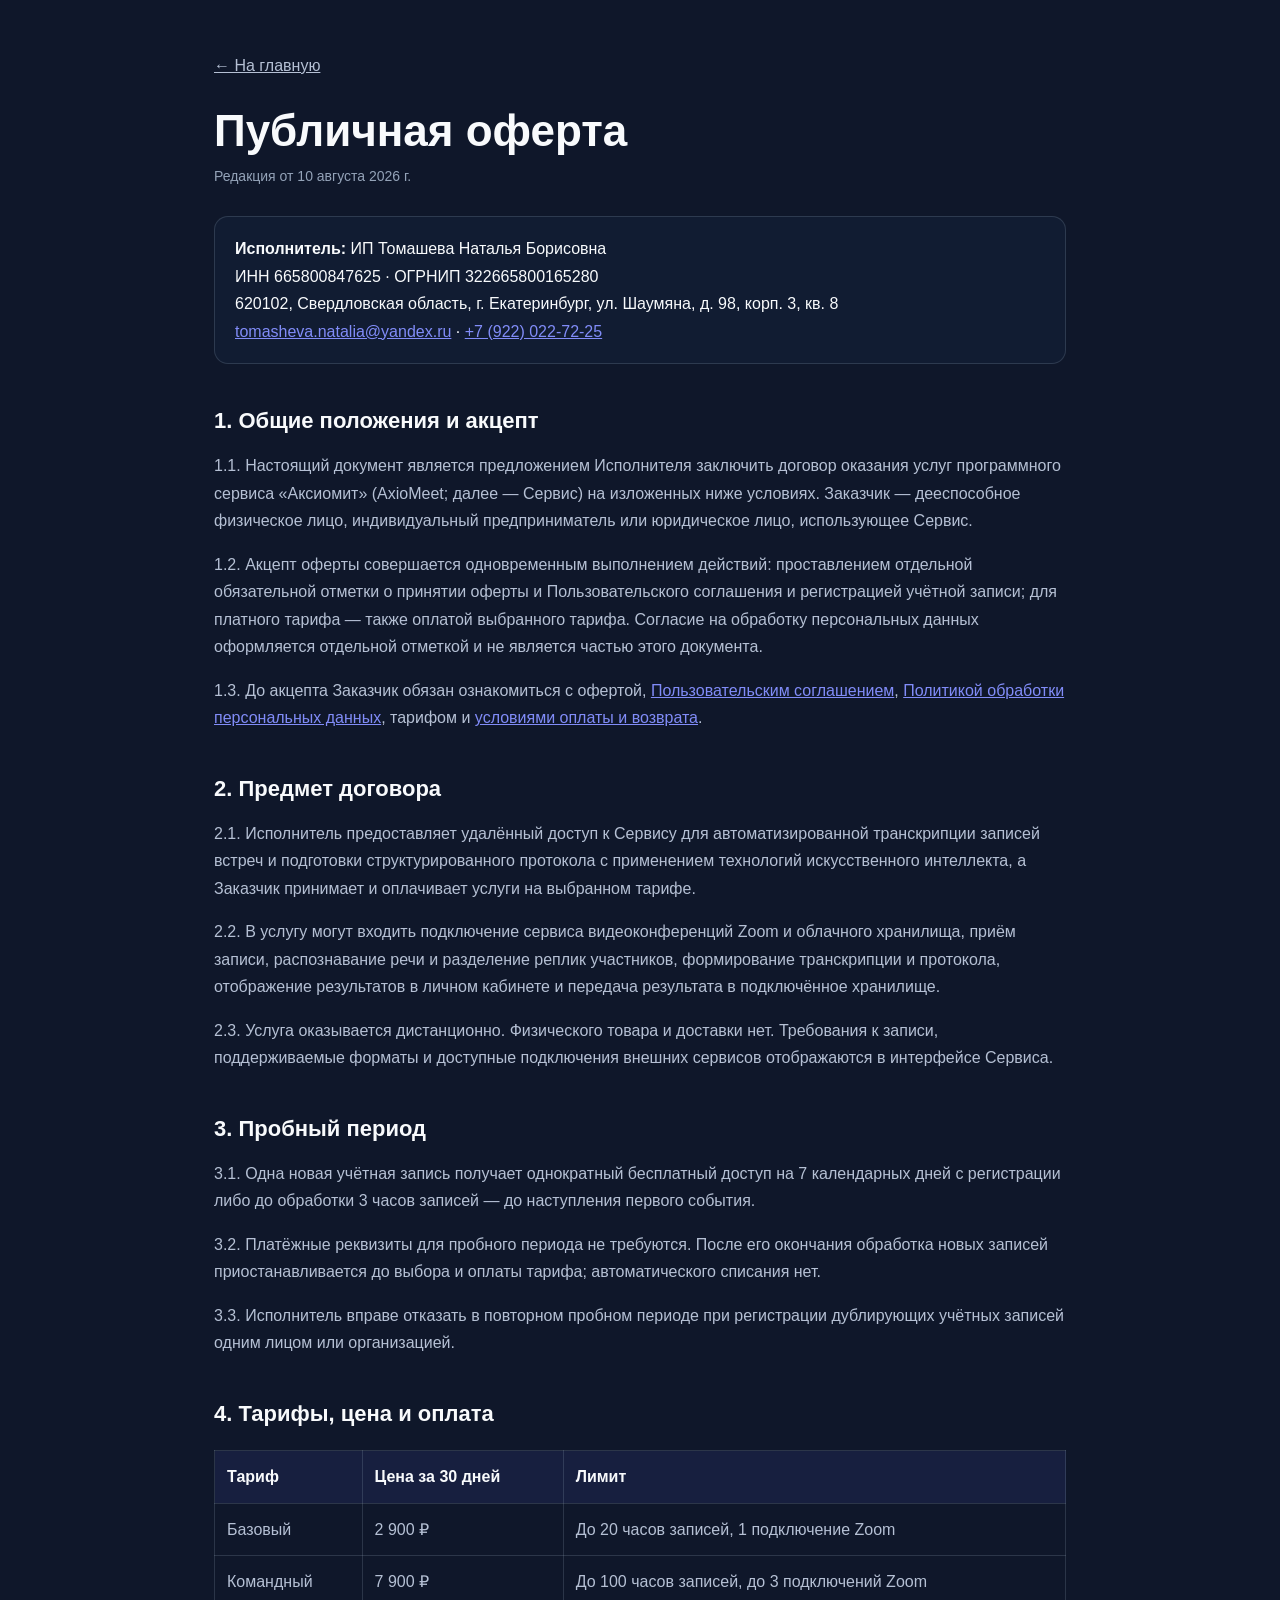
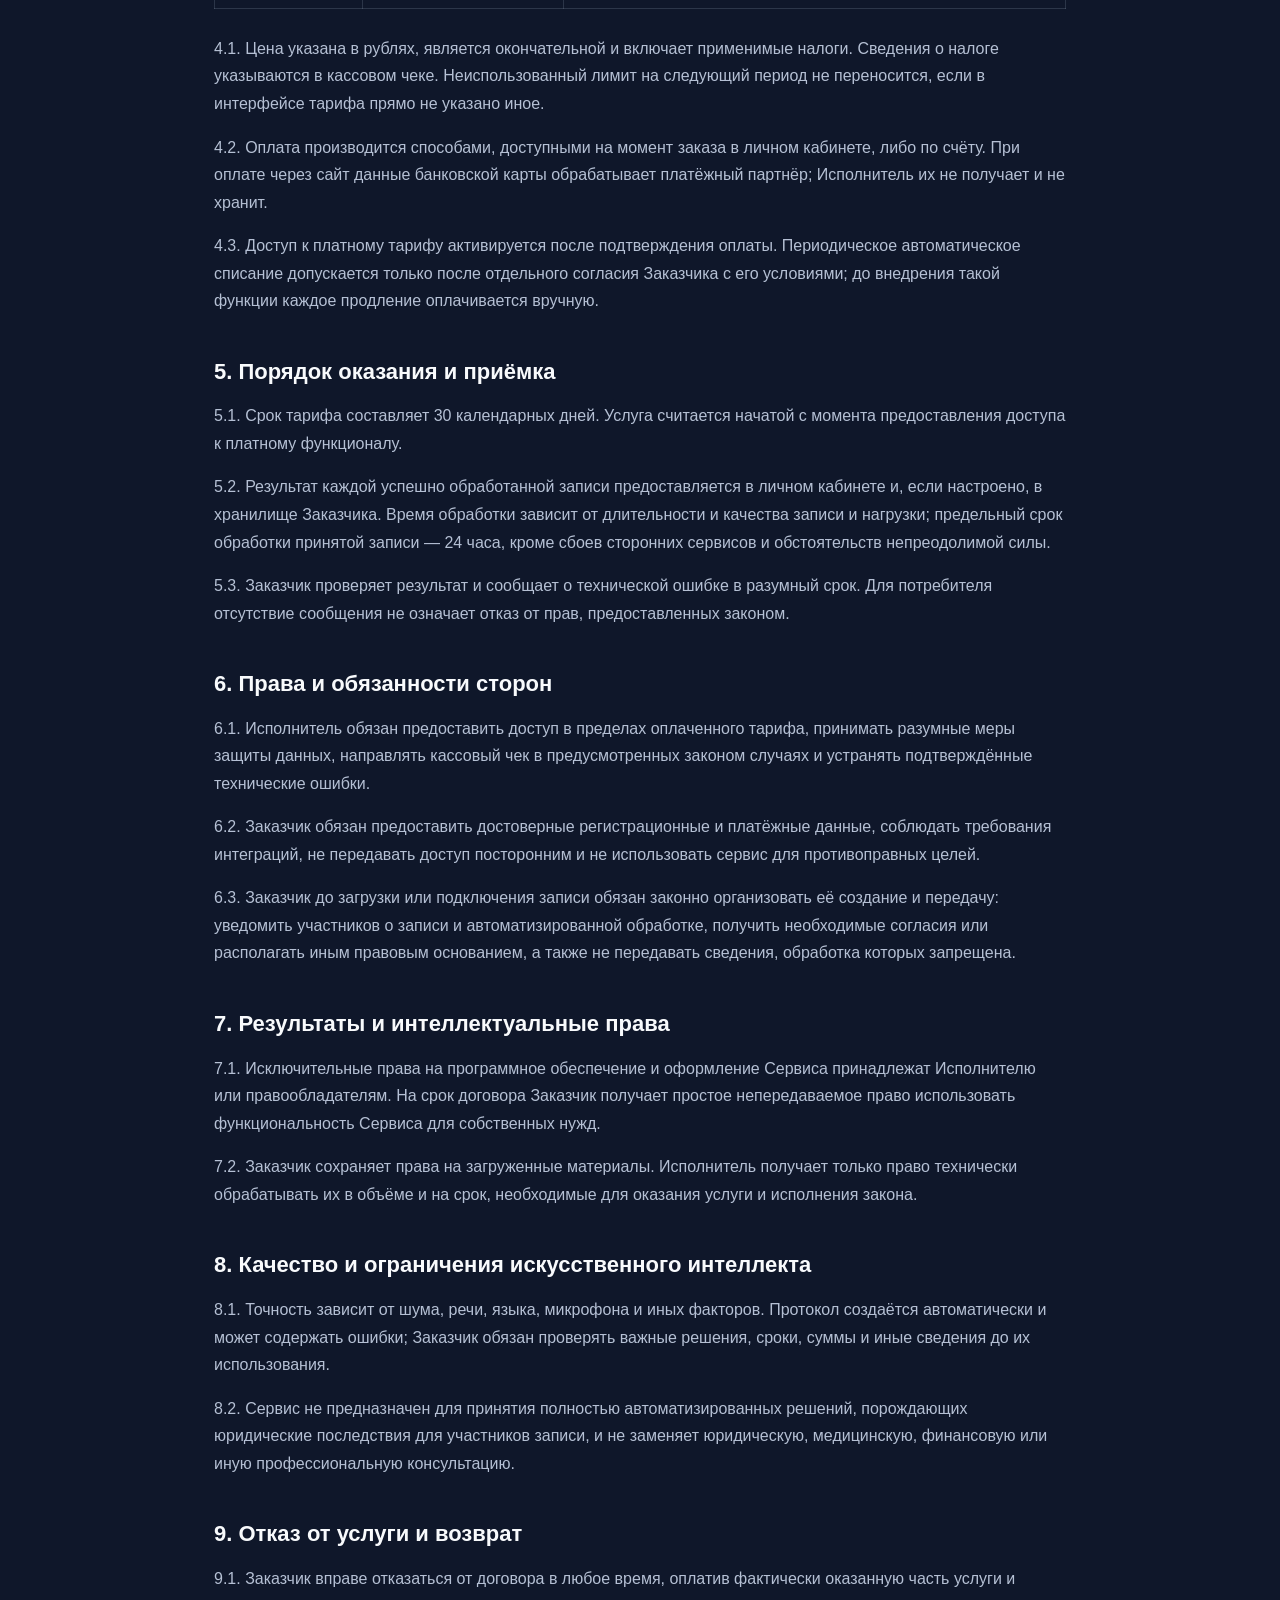
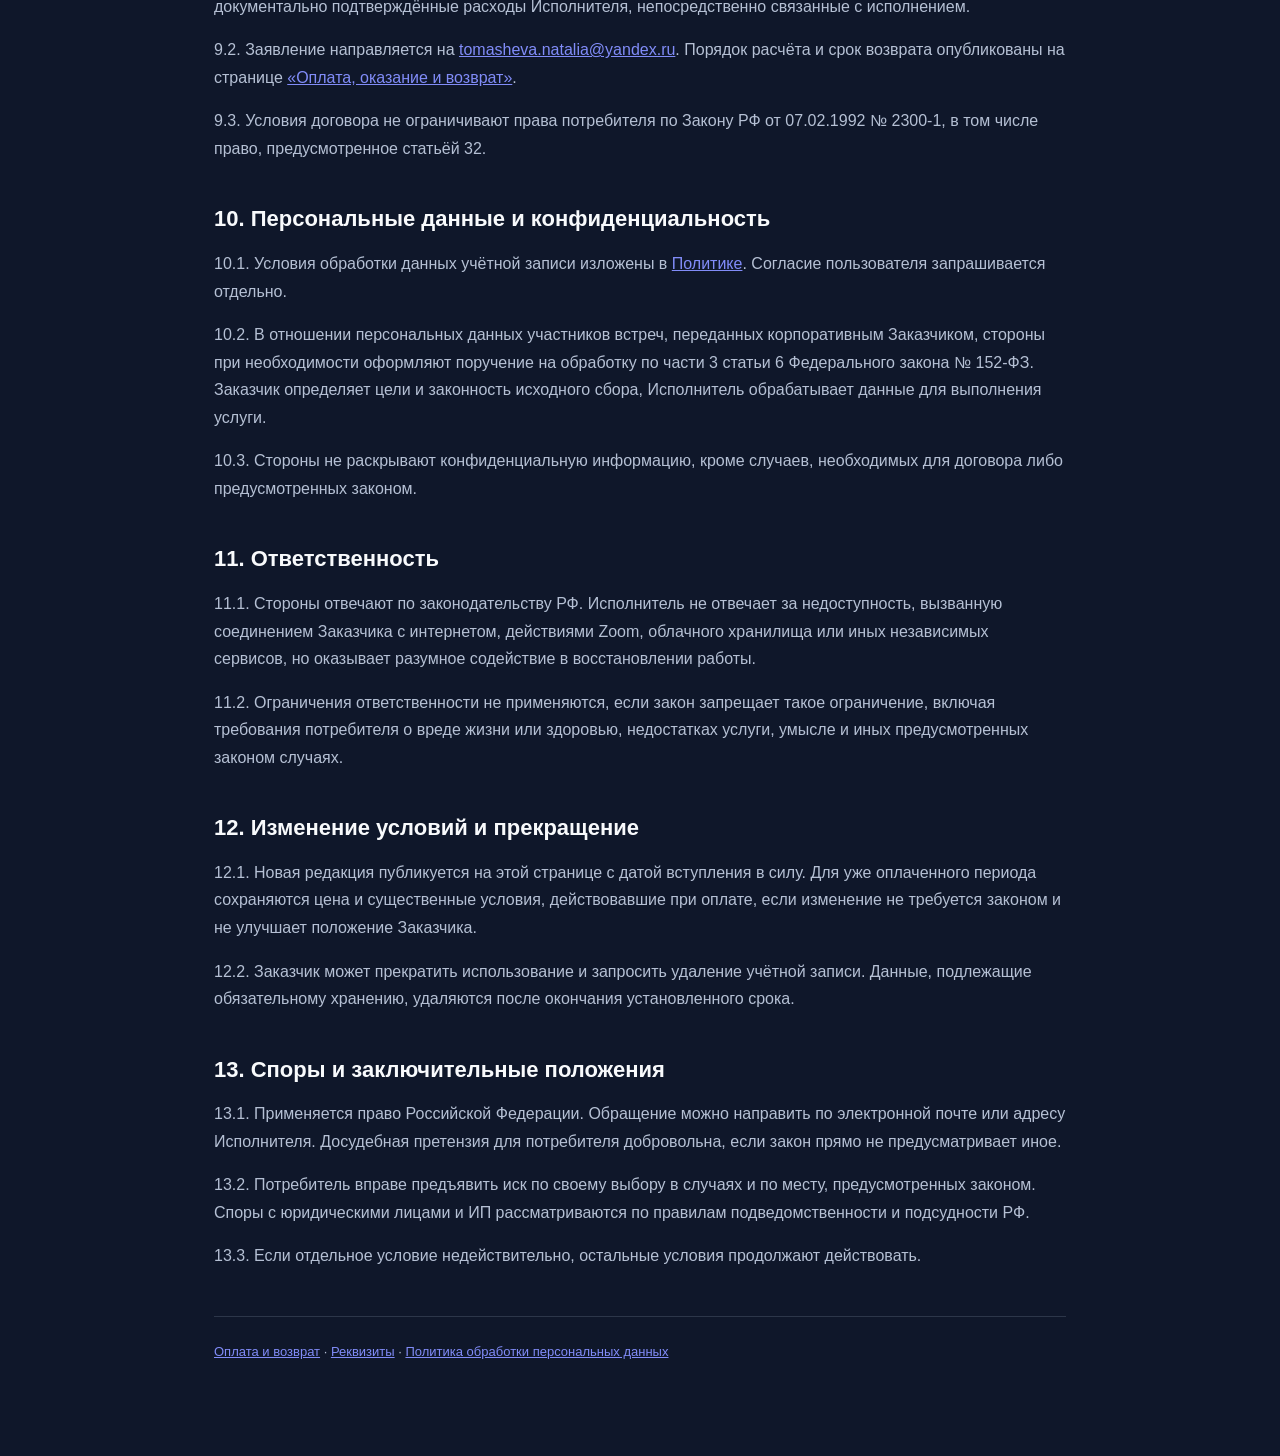
<file: oferta.html>
<!DOCTYPE html>
<html lang="ru">
<head>
    <meta charset="utf-8">
    <meta name="viewport" content="width=device-width,initial-scale=1">
    <title>Публичная оферта — Аксиомит (AxioMeet)</title>
    <meta name="description" content="Публичная оферта ИП Томашевой Н.Б. на оказание услуг сервиса «Аксиомит» (AxioMeet).">
    <link rel="stylesheet" href="/legal.css">
</head>
<body><main class="container">
    <a class="back-link" href="/">← На главную</a>
    <h1>Публичная оферта</h1>
    <p class="meta">Редакция от 10 августа 2026 г.</p>
    <div class="card"><strong>Исполнитель:</strong> ИП Томашева Наталья Борисовна<br>ИНН 665800847625 · ОГРНИП 322665800165280<br>620102, Свердловская область, г. Екатеринбург, ул. Шаумяна, д. 98, корп. 3, кв. 8<br><a href="mailto:tomasheva.natalia@yandex.ru">tomasheva.natalia@yandex.ru</a> · <a href="tel:+79220227225">+7&nbsp;(922)&nbsp;022&#8209;72&#8209;25</a></div>

    <h2>1. Общие положения и акцепт</h2>
    <p>1.1. Настоящий документ является предложением Исполнителя заключить договор оказания услуг программного сервиса «Аксиомит» (AxioMeet; далее — Сервис) на изложенных ниже условиях. Заказчик — дееспособное физическое лицо, индивидуальный предприниматель или юридическое лицо, использующее Сервис.</p>
    <p>1.2. Акцепт оферты совершается одновременным выполнением действий: проставлением отдельной обязательной отметки о принятии оферты и Пользовательского соглашения и регистрацией учётной записи; для платного тарифа — также оплатой выбранного тарифа. Согласие на обработку персональных данных оформляется отдельной отметкой и не является частью этого документа.</p>
    <p>1.3. До акцепта Заказчик обязан ознакомиться с офертой, <a href="/terms">Пользовательским соглашением</a>, <a href="/privacy">Политикой обработки персональных данных</a>, тарифом и <a href="/payment">условиями оплаты и возврата</a>.</p>

    <h2>2. Предмет договора</h2>
    <p>2.1. Исполнитель предоставляет удалённый доступ к Сервису для автоматизированной транскрипции записей встреч и подготовки структурированного протокола с применением технологий искусственного интеллекта, а Заказчик принимает и оплачивает услуги на выбранном тарифе.</p>
    <p>2.2. В услугу могут входить подключение сервиса видеоконференций Zoom и облачного хранилища, приём записи, распознавание речи и разделение реплик участников, формирование транскрипции и протокола, отображение результатов в личном кабинете и передача результата в подключённое хранилище.</p>
    <p>2.3. Услуга оказывается дистанционно. Физического товара и доставки нет. Требования к записи, поддерживаемые форматы и доступные подключения внешних сервисов отображаются в интерфейсе Сервиса.</p>

    <h2>3. Пробный период</h2>
    <p>3.1. Одна новая учётная запись получает однократный бесплатный доступ на 7 календарных дней с регистрации либо до обработки 3 часов записей — до наступления первого события.</p>
    <p>3.2. Платёжные реквизиты для пробного периода не требуются. После его окончания обработка новых записей приостанавливается до выбора и оплаты тарифа; автоматического списания нет.</p>
    <p>3.3. Исполнитель вправе отказать в повторном пробном периоде при регистрации дублирующих учётных записей одним лицом или организацией.</p>

    <h2>4. Тарифы, цена и оплата</h2>
    <table><thead><tr><th>Тариф</th><th>Цена за 30 дней</th><th>Лимит</th></tr></thead><tbody>
        <tr><td>Базовый</td><td>2 900 ₽</td><td>До 20 часов записей, 1 подключение Zoom</td></tr>
        <tr><td>Командный</td><td>7 900 ₽</td><td>До 100 часов записей, до 3 подключений Zoom</td></tr>
    </tbody></table>
    <p>4.1. Цена указана в рублях, является окончательной и включает применимые налоги. Сведения о налоге указываются в кассовом чеке. Неиспользованный лимит на следующий период не переносится, если в интерфейсе тарифа прямо не указано иное.</p>
    <p>4.2. Оплата производится способами, доступными на момент заказа в личном кабинете, либо по счёту. При оплате через сайт данные банковской карты обрабатывает платёжный партнёр; Исполнитель их не получает и не хранит.</p>
    <p>4.3. Доступ к платному тарифу активируется после подтверждения оплаты. Периодическое автоматическое списание допускается только после отдельного согласия Заказчика с его условиями; до внедрения такой функции каждое продление оплачивается вручную.</p>

    <h2>5. Порядок оказания и приёмка</h2>
    <p>5.1. Срок тарифа составляет 30 календарных дней. Услуга считается начатой с момента предоставления доступа к платному функционалу.</p>
    <p>5.2. Результат каждой успешно обработанной записи предоставляется в личном кабинете и, если настроено, в хранилище Заказчика. Время обработки зависит от длительности и качества записи и нагрузки; предельный срок обработки принятой записи — 24 часа, кроме сбоев сторонних сервисов и обстоятельств непреодолимой силы.</p>
    <p>5.3. Заказчик проверяет результат и сообщает о технической ошибке в разумный срок. Для потребителя отсутствие сообщения не означает отказ от прав, предоставленных законом.</p>

    <h2>6. Права и обязанности сторон</h2>
    <p>6.1. Исполнитель обязан предоставить доступ в пределах оплаченного тарифа, принимать разумные меры защиты данных, направлять кассовый чек в предусмотренных законом случаях и устранять подтверждённые технические ошибки.</p>
    <p>6.2. Заказчик обязан предоставить достоверные регистрационные и платёжные данные, соблюдать требования интеграций, не передавать доступ посторонним и не использовать сервис для противоправных целей.</p>
    <p>6.3. Заказчик до загрузки или подключения записи обязан законно организовать её создание и передачу: уведомить участников о записи и автоматизированной обработке, получить необходимые согласия или располагать иным правовым основанием, а также не передавать сведения, обработка которых запрещена.</p>

    <h2>7. Результаты и интеллектуальные права</h2>
    <p>7.1. Исключительные права на программное обеспечение и оформление Сервиса принадлежат Исполнителю или правообладателям. На срок договора Заказчик получает простое непередаваемое право использовать функциональность Сервиса для собственных нужд.</p>
    <p>7.2. Заказчик сохраняет права на загруженные материалы. Исполнитель получает только право технически обрабатывать их в объёме и на срок, необходимые для оказания услуги и исполнения закона.</p>

    <h2>8. Качество и ограничения искусственного интеллекта</h2>
    <p>8.1. Точность зависит от шума, речи, языка, микрофона и иных факторов. Протокол создаётся автоматически и может содержать ошибки; Заказчик обязан проверять важные решения, сроки, суммы и иные сведения до их использования.</p>
    <p>8.2. Сервис не предназначен для принятия полностью автоматизированных решений, порождающих юридические последствия для участников записи, и не заменяет юридическую, медицинскую, финансовую или иную профессиональную консультацию.</p>

    <h2>9. Отказ от услуги и возврат</h2>
    <p>9.1. Заказчик вправе отказаться от договора в любое время, оплатив фактически оказанную часть услуги и документально подтверждённые расходы Исполнителя, непосредственно связанные с исполнением.</p>
    <p>9.2. Заявление направляется на <a href="mailto:tomasheva.natalia@yandex.ru">tomasheva.natalia@yandex.ru</a>. Порядок расчёта и срок возврата опубликованы на странице <a href="/payment">«Оплата, оказание и возврат»</a>.</p>
    <p>9.3. Условия договора не ограничивают права потребителя по Закону РФ от 07.02.1992 № 2300‑1, в том числе право, предусмотренное статьёй 32.</p>

    <h2>10. Персональные данные и конфиденциальность</h2>
    <p>10.1. Условия обработки данных учётной записи изложены в <a href="/privacy">Политике</a>. Согласие пользователя запрашивается отдельно.</p>
    <p>10.2. В отношении персональных данных участников встреч, переданных корпоративным Заказчиком, стороны при необходимости оформляют поручение на обработку по части 3 статьи 6 Федерального закона № 152‑ФЗ. Заказчик определяет цели и законность исходного сбора, Исполнитель обрабатывает данные для выполнения услуги.</p>
    <p>10.3. Стороны не раскрывают конфиденциальную информацию, кроме случаев, необходимых для договора либо предусмотренных законом.</p>

    <h2>11. Ответственность</h2>
    <p>11.1. Стороны отвечают по законодательству РФ. Исполнитель не отвечает за недоступность, вызванную соединением Заказчика с интернетом, действиями Zoom, облачного хранилища или иных независимых сервисов, но оказывает разумное содействие в восстановлении работы.</p>
    <p>11.2. Ограничения ответственности не применяются, если закон запрещает такое ограничение, включая требования потребителя о вреде жизни или здоровью, недостатках услуги, умысле и иных предусмотренных законом случаях.</p>

    <h2>12. Изменение условий и прекращение</h2>
    <p>12.1. Новая редакция публикуется на этой странице с датой вступления в силу. Для уже оплаченного периода сохраняются цена и существенные условия, действовавшие при оплате, если изменение не требуется законом и не улучшает положение Заказчика.</p>
    <p>12.2. Заказчик может прекратить использование и запросить удаление учётной записи. Данные, подлежащие обязательному хранению, удаляются после окончания установленного срока.</p>

    <h2>13. Споры и заключительные положения</h2>
    <p>13.1. Применяется право Российской Федерации. Обращение можно направить по электронной почте или адресу Исполнителя. Досудебная претензия для потребителя добровольна, если закон прямо не предусматривает иное.</p>
    <p>13.2. Потребитель вправе предъявить иск по своему выбору в случаях и по месту, предусмотренных законом. Споры с юридическими лицами и ИП рассматриваются по правилам подведомственности и подсудности РФ.</p>
    <p>13.3. Если отдельное условие недействительно, остальные условия продолжают действовать.</p>

    <p class="footer-note"><a href="/payment">Оплата и возврат</a> · <a href="/requisites">Реквизиты</a> · <a href="/privacy">Политика обработки персональных данных</a></p>
</main></body></html>
</file>
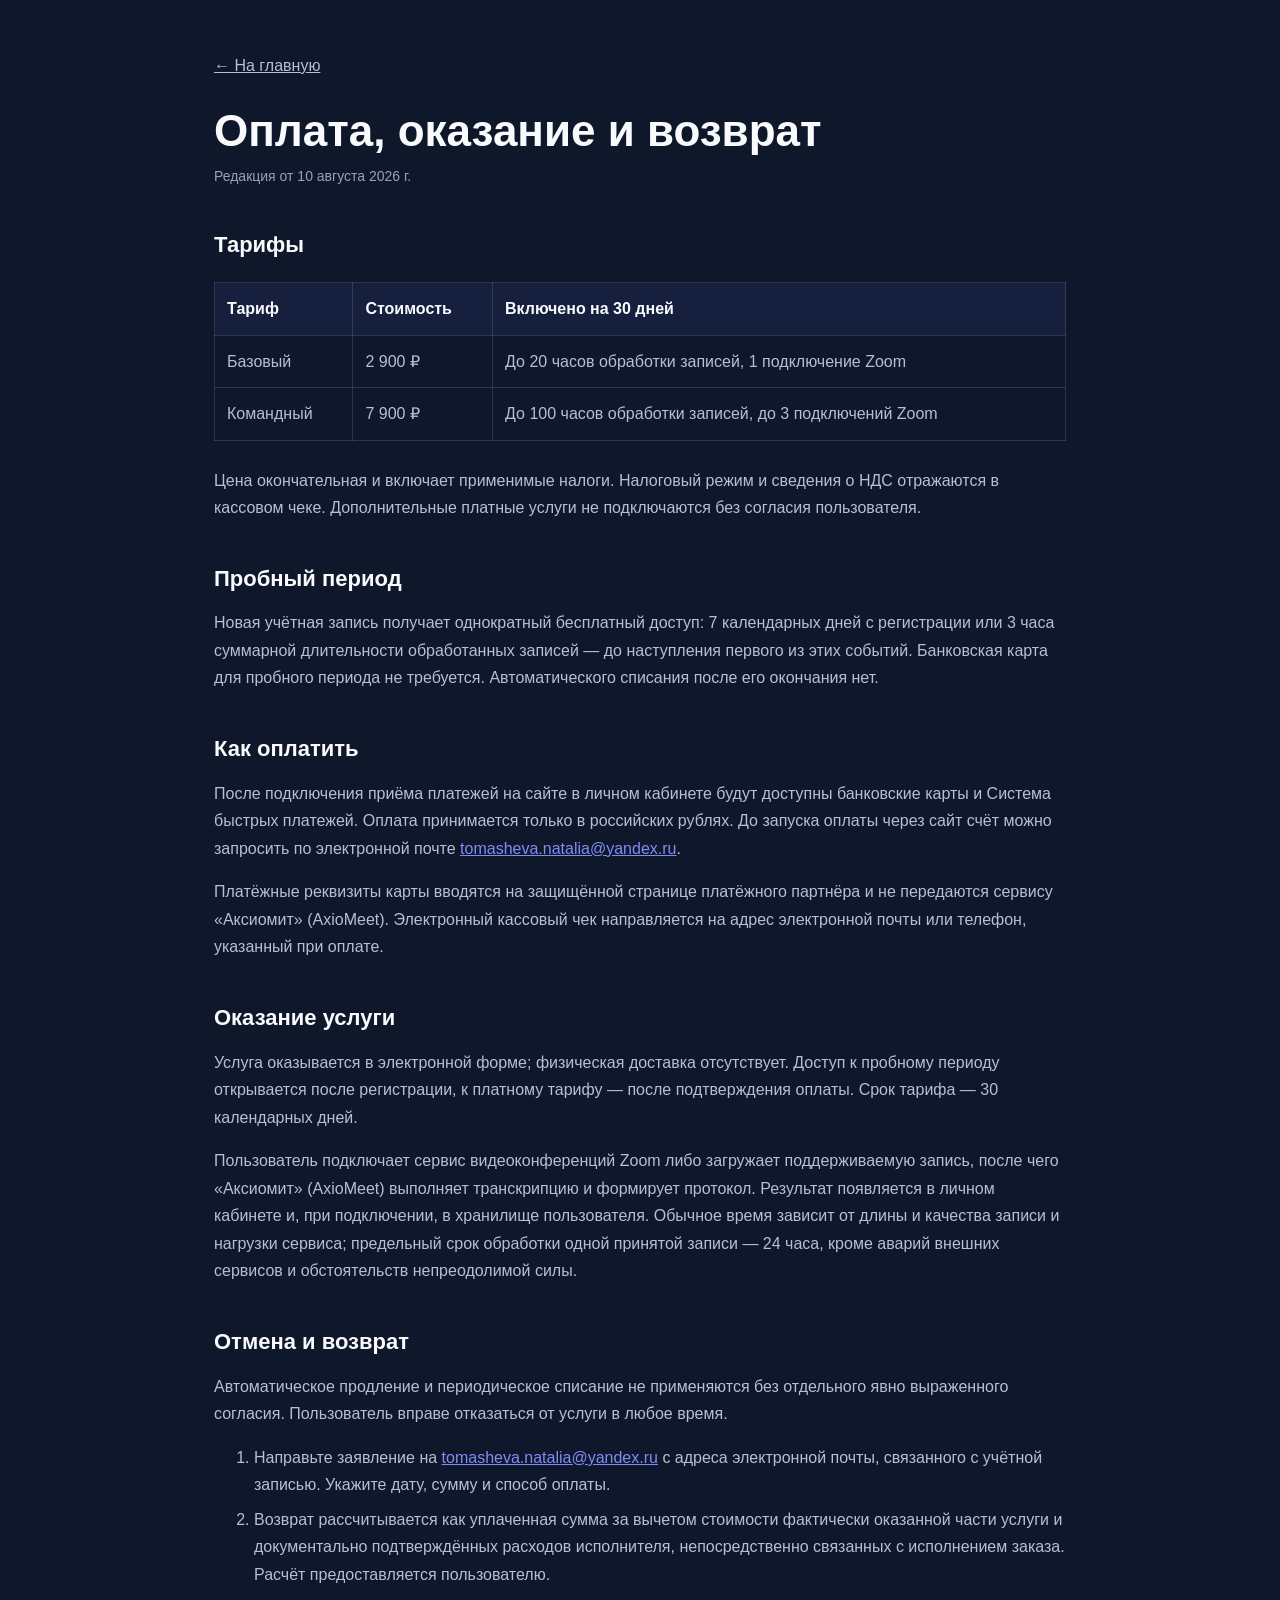
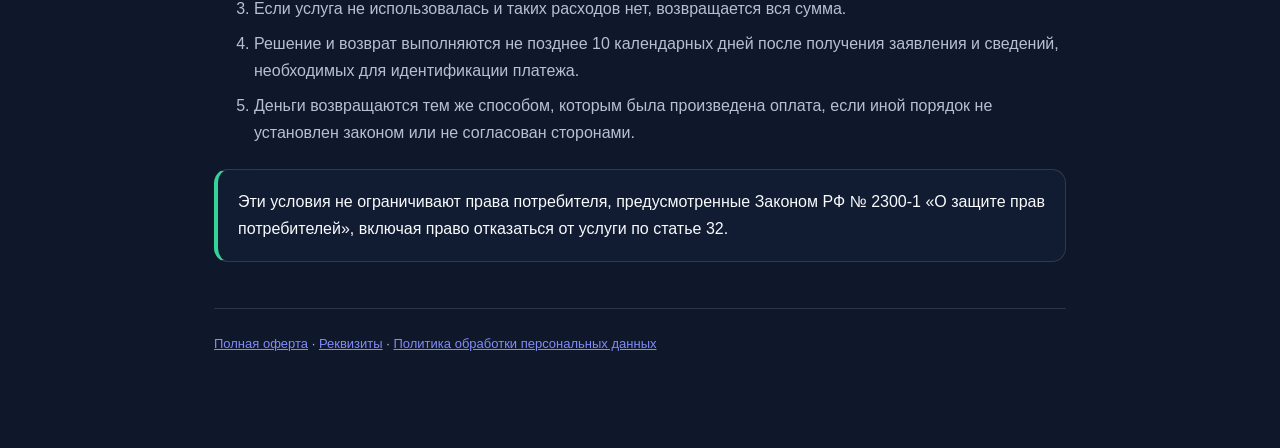
<file: payment.html>
<!DOCTYPE html>
<html lang="ru">
<head>
    <meta charset="utf-8">
    <meta name="viewport" content="width=device-width,initial-scale=1">
    <title>Оплата, оказание услуг и возврат — Аксиомит (AxioMeet)</title>
    <meta name="description" content="Условия оплаты, начала оказания цифровой услуги и возврата денежных средств в сервисе «Аксиомит» (AxioMeet).">
    <link rel="stylesheet" href="/legal.css">
</head>
<body><main class="container">
    <a class="back-link" href="/">← На главную</a>
    <h1>Оплата, оказание и возврат</h1>
    <p class="meta">Редакция от 10 августа 2026 г.</p>

    <h2>Тарифы</h2>
    <table>
        <thead><tr><th>Тариф</th><th>Стоимость</th><th>Включено на 30 дней</th></tr></thead>
        <tbody>
            <tr><td>Базовый</td><td>2 900 ₽</td><td>До 20 часов обработки записей, 1 подключение Zoom</td></tr>
            <tr><td>Командный</td><td>7 900 ₽</td><td>До 100 часов обработки записей, до 3 подключений Zoom</td></tr>
        </tbody>
    </table>
    <p>Цена окончательная и включает применимые налоги. Налоговый режим и сведения о НДС отражаются в кассовом чеке. Дополнительные платные услуги не подключаются без согласия пользователя.</p>

    <h2>Пробный период</h2>
    <p>Новая учётная запись получает однократный бесплатный доступ: 7 календарных дней с регистрации или 3 часа суммарной длительности обработанных записей — до наступления первого из этих событий. Банковская карта для пробного периода не требуется. Автоматического списания после его окончания нет.</p>

    <h2>Как оплатить</h2>
    <p>После подключения приёма платежей на сайте в личном кабинете будут доступны банковские карты и Система быстрых платежей. Оплата принимается только в российских рублях. До запуска оплаты через сайт счёт можно запросить по электронной почте <a href="mailto:tomasheva.natalia@yandex.ru">tomasheva.natalia@yandex.ru</a>.</p>
    <p>Платёжные реквизиты карты вводятся на защищённой странице платёжного партнёра и не передаются сервису «Аксиомит» (AxioMeet). Электронный кассовый чек направляется на адрес электронной почты или телефон, указанный при оплате.</p>

    <h2>Оказание услуги</h2>
    <p>Услуга оказывается в электронной форме; физическая доставка отсутствует. Доступ к пробному периоду открывается после регистрации, к платному тарифу — после подтверждения оплаты. Срок тарифа — 30 календарных дней.</p>
    <p>Пользователь подключает сервис видеоконференций Zoom либо загружает поддерживаемую запись, после чего «Аксиомит» (AxioMeet) выполняет транскрипцию и формирует протокол. Результат появляется в личном кабинете и, при подключении, в хранилище пользователя. Обычное время зависит от длины и качества записи и нагрузки сервиса; предельный срок обработки одной принятой записи — 24 часа, кроме аварий внешних сервисов и обстоятельств непреодолимой силы.</p>

    <h2>Отмена и возврат</h2>
    <p>Автоматическое продление и периодическое списание не применяются без отдельного явно выраженного согласия. Пользователь вправе отказаться от услуги в любое время.</p>
    <ol>
        <li>Направьте заявление на <a href="mailto:tomasheva.natalia@yandex.ru">tomasheva.natalia@yandex.ru</a> с адреса электронной почты, связанного с учётной записью. Укажите дату, сумму и способ оплаты.</li>
        <li>Возврат рассчитывается как уплаченная сумма за вычетом стоимости фактически оказанной части услуги и документально подтверждённых расходов исполнителя, непосредственно связанных с исполнением заказа. Расчёт предоставляется пользователю.</li>
        <li>Если услуга не использовалась и таких расходов нет, возвращается вся сумма.</li>
        <li>Решение и возврат выполняются не позднее 10 календарных дней после получения заявления и сведений, необходимых для идентификации платежа.</li>
        <li>Деньги возвращаются тем же способом, которым была произведена оплата, если иной порядок не установлен законом или не согласован сторонами.</li>
    </ol>
    <div class="notice good">Эти условия не ограничивают права потребителя, предусмотренные Законом РФ № 2300‑1 «О защите прав потребителей», включая право отказаться от услуги по статье 32.</div>
    <p class="footer-note"><a href="/oferta">Полная оферта</a> · <a href="/requisites">Реквизиты</a> · <a href="/privacy">Политика обработки персональных данных</a></p>
</main></body></html>
</file>
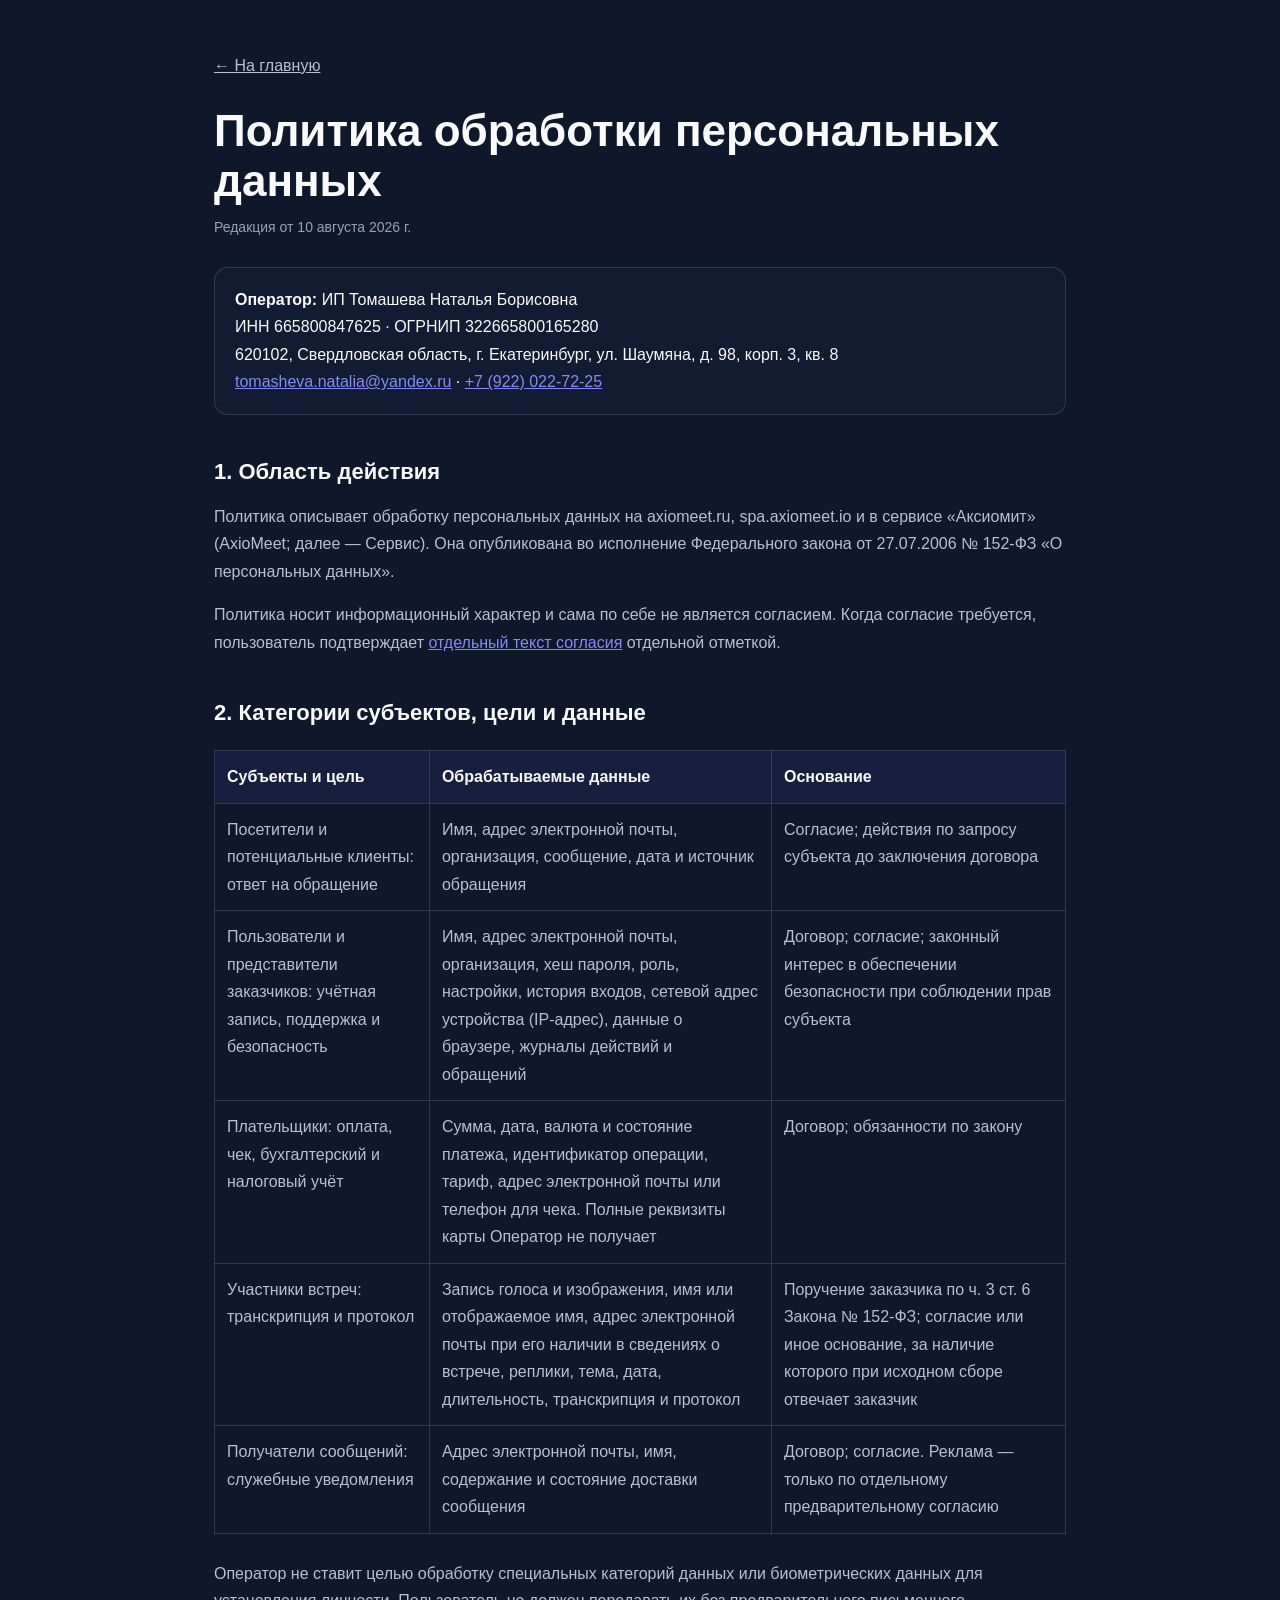
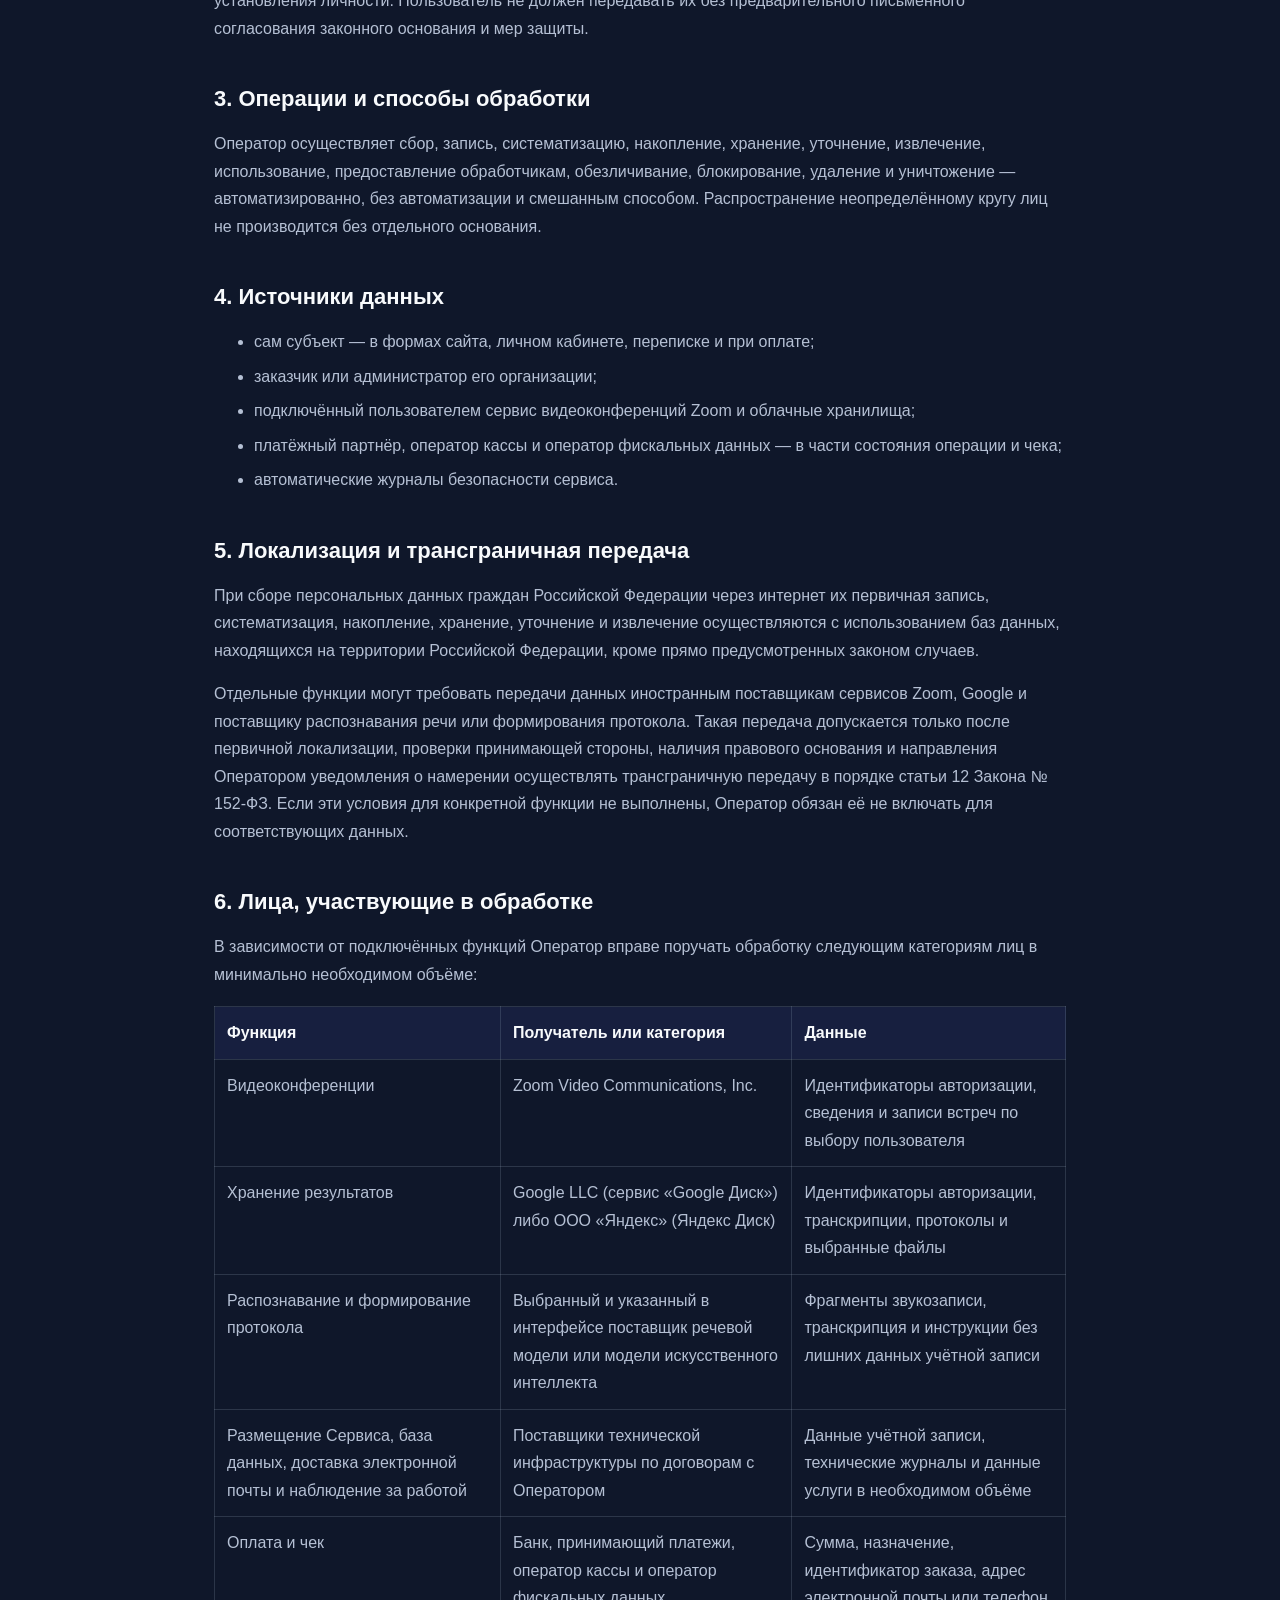
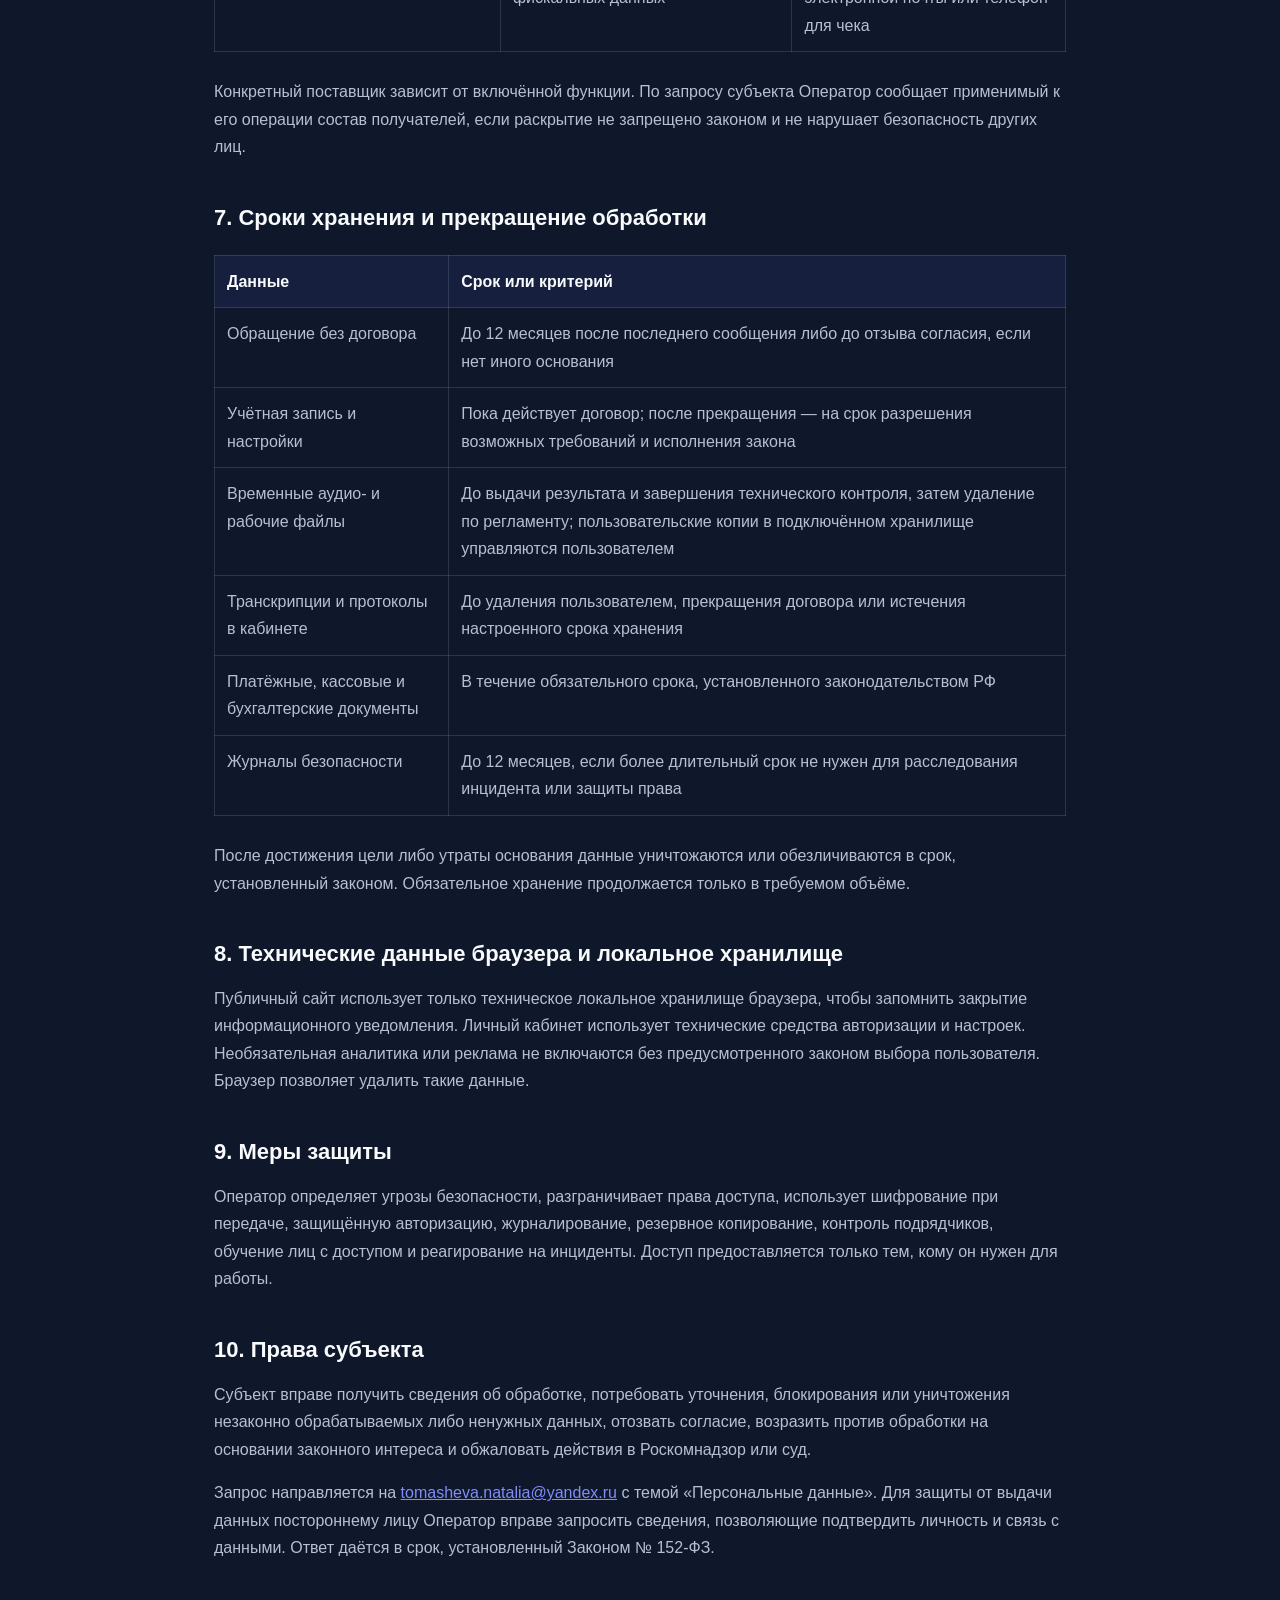
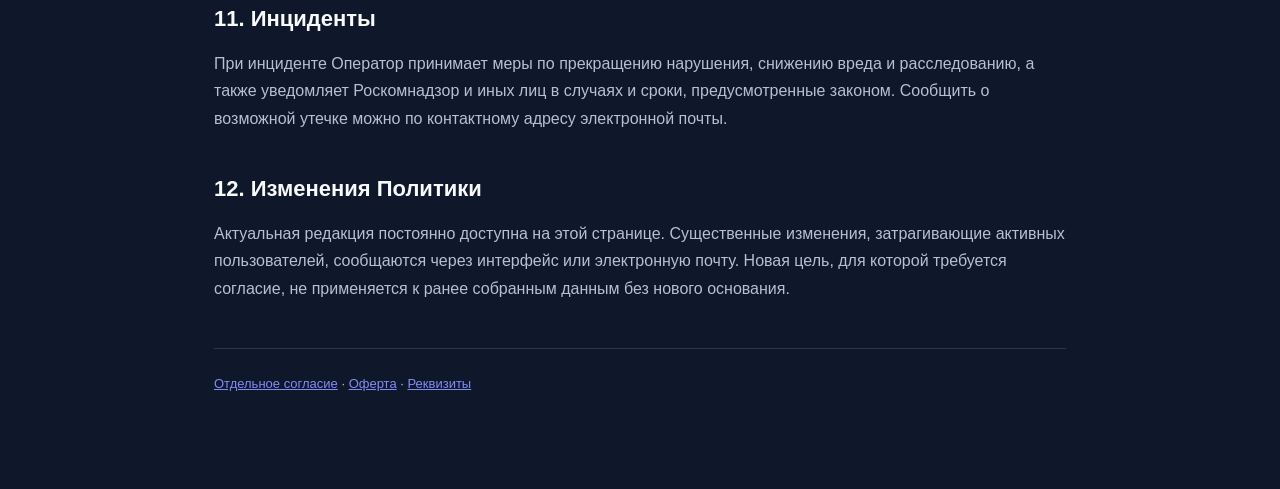
<file: privacy.html>
<!DOCTYPE html>
<html lang="ru">
<head>
    <meta charset="utf-8">
    <meta name="viewport" content="width=device-width,initial-scale=1">
    <title>Политика обработки персональных данных — Аксиомит (AxioMeet)</title>
    <meta name="description" content="Политика ИП Томашевой Н.Б. в отношении обработки персональных данных в сервисе «Аксиомит» (AxioMeet).">
    <link rel="stylesheet" href="/legal.css">
</head>
<body><main class="container">
    <a class="back-link" href="/">← На главную</a>
    <h1>Политика обработки персональных данных</h1>
    <p class="meta">Редакция от 10 августа 2026 г.</p>
    <div class="card"><strong>Оператор:</strong> ИП Томашева Наталья Борисовна<br>ИНН 665800847625 · ОГРНИП 322665800165280<br>620102, Свердловская область, г. Екатеринбург, ул. Шаумяна, д. 98, корп. 3, кв. 8<br><a href="mailto:tomasheva.natalia@yandex.ru">tomasheva.natalia@yandex.ru</a> · <a href="tel:+79220227225">+7&nbsp;(922)&nbsp;022&#8209;72&#8209;25</a></div>

    <h2>1. Область действия</h2>
    <p>Политика описывает обработку персональных данных на axiomeet.ru, spa.axiomeet.io и в сервисе «Аксиомит» (AxioMeet; далее — Сервис). Она опубликована во исполнение Федерального закона от 27.07.2006 № 152‑ФЗ «О персональных данных».</p>
    <p>Политика носит информационный характер и сама по себе не является согласием. Когда согласие требуется, пользователь подтверждает <a href="/consent">отдельный текст согласия</a> отдельной отметкой.</p>

    <h2>2. Категории субъектов, цели и данные</h2>
    <table>
        <thead><tr><th>Субъекты и цель</th><th>Обрабатываемые данные</th><th>Основание</th></tr></thead>
        <tbody>
            <tr><td>Посетители и потенциальные клиенты: ответ на обращение</td><td>Имя, адрес электронной почты, организация, сообщение, дата и источник обращения</td><td>Согласие; действия по запросу субъекта до заключения договора</td></tr>
            <tr><td>Пользователи и представители заказчиков: учётная запись, поддержка и безопасность</td><td>Имя, адрес электронной почты, организация, хеш пароля, роль, настройки, история входов, сетевой адрес устройства (IP-адрес), данные о браузере, журналы действий и обращений</td><td>Договор; согласие; законный интерес в обеспечении безопасности при соблюдении прав субъекта</td></tr>
            <tr><td>Плательщики: оплата, чек, бухгалтерский и налоговый учёт</td><td>Сумма, дата, валюта и состояние платежа, идентификатор операции, тариф, адрес электронной почты или телефон для чека. Полные реквизиты карты Оператор не получает</td><td>Договор; обязанности по закону</td></tr>
            <tr><td>Участники встреч: транскрипция и протокол</td><td>Запись голоса и изображения, имя или отображаемое имя, адрес электронной почты при его наличии в сведениях о встрече, реплики, тема, дата, длительность, транскрипция и протокол</td><td>Поручение заказчика по ч. 3 ст. 6 Закона № 152‑ФЗ; согласие или иное основание, за наличие которого при исходном сборе отвечает заказчик</td></tr>
            <tr><td>Получатели сообщений: служебные уведомления</td><td>Адрес электронной почты, имя, содержание и состояние доставки сообщения</td><td>Договор; согласие. Реклама — только по отдельному предварительному согласию</td></tr>
        </tbody>
    </table>
    <p>Оператор не ставит целью обработку специальных категорий данных или биометрических данных для установления личности. Пользователь не должен передавать их без предварительного письменного согласования законного основания и мер защиты.</p>

    <h2>3. Операции и способы обработки</h2>
    <p>Оператор осуществляет сбор, запись, систематизацию, накопление, хранение, уточнение, извлечение, использование, предоставление обработчикам, обезличивание, блокирование, удаление и уничтожение — автоматизированно, без автоматизации и смешанным способом. Распространение неопределённому кругу лиц не производится без отдельного основания.</p>

    <h2>4. Источники данных</h2>
    <ul>
        <li>сам субъект — в формах сайта, личном кабинете, переписке и при оплате;</li>
        <li>заказчик или администратор его организации;</li>
        <li>подключённый пользователем сервис видеоконференций Zoom и облачные хранилища;</li>
        <li>платёжный партнёр, оператор кассы и оператор фискальных данных — в части состояния операции и чека;</li>
        <li>автоматические журналы безопасности сервиса.</li>
    </ul>

    <h2>5. Локализация и трансграничная передача</h2>
    <p>При сборе персональных данных граждан Российской Федерации через интернет их первичная запись, систематизация, накопление, хранение, уточнение и извлечение осуществляются с использованием баз данных, находящихся на территории Российской Федерации, кроме прямо предусмотренных законом случаев.</p>
    <p>Отдельные функции могут требовать передачи данных иностранным поставщикам сервисов Zoom, Google и поставщику распознавания речи или формирования протокола. Такая передача допускается только после первичной локализации, проверки принимающей стороны, наличия правового основания и направления Оператором уведомления о намерении осуществлять трансграничную передачу в порядке статьи 12 Закона № 152‑ФЗ. Если эти условия для конкретной функции не выполнены, Оператор обязан её не включать для соответствующих данных.</p>

    <h2>6. Лица, участвующие в обработке</h2>
    <p>В зависимости от подключённых функций Оператор вправе поручать обработку следующим категориям лиц в минимально необходимом объёме:</p>
    <table>
        <thead><tr><th>Функция</th><th>Получатель или категория</th><th>Данные</th></tr></thead>
        <tbody>
            <tr><td>Видеоконференции</td><td>Zoom Video Communications, Inc.</td><td>Идентификаторы авторизации, сведения и записи встреч по выбору пользователя</td></tr>
            <tr><td>Хранение результатов</td><td>Google LLC (сервис «Google Диск») либо ООО «Яндекс» (Яндекс Диск)</td><td>Идентификаторы авторизации, транскрипции, протоколы и выбранные файлы</td></tr>
            <tr><td>Распознавание и формирование протокола</td><td>Выбранный и указанный в интерфейсе поставщик речевой модели или модели искусственного интеллекта</td><td>Фрагменты звукозаписи, транскрипция и инструкции без лишних данных учётной записи</td></tr>
            <tr><td>Размещение Сервиса, база данных, доставка электронной почты и наблюдение за работой</td><td>Поставщики технической инфраструктуры по договорам с Оператором</td><td>Данные учётной записи, технические журналы и данные услуги в необходимом объёме</td></tr>
            <tr><td>Оплата и чек</td><td>Банк, принимающий платежи, оператор кассы и оператор фискальных данных</td><td>Сумма, назначение, идентификатор заказа, адрес электронной почты или телефон для чека</td></tr>
        </tbody>
    </table>
    <p>Конкретный поставщик зависит от включённой функции. По запросу субъекта Оператор сообщает применимый к его операции состав получателей, если раскрытие не запрещено законом и не нарушает безопасность других лиц.</p>

    <h2>7. Сроки хранения и прекращение обработки</h2>
    <table>
        <thead><tr><th>Данные</th><th>Срок или критерий</th></tr></thead>
        <tbody>
            <tr><td>Обращение без договора</td><td>До 12 месяцев после последнего сообщения либо до отзыва согласия, если нет иного основания</td></tr>
            <tr><td>Учётная запись и настройки</td><td>Пока действует договор; после прекращения — на срок разрешения возможных требований и исполнения закона</td></tr>
            <tr><td>Временные аудио- и рабочие файлы</td><td>До выдачи результата и завершения технического контроля, затем удаление по регламенту; пользовательские копии в подключённом хранилище управляются пользователем</td></tr>
            <tr><td>Транскрипции и протоколы в кабинете</td><td>До удаления пользователем, прекращения договора или истечения настроенного срока хранения</td></tr>
            <tr><td>Платёжные, кассовые и бухгалтерские документы</td><td>В течение обязательного срока, установленного законодательством РФ</td></tr>
            <tr><td>Журналы безопасности</td><td>До 12 месяцев, если более длительный срок не нужен для расследования инцидента или защиты права</td></tr>
        </tbody>
    </table>
    <p>После достижения цели либо утраты основания данные уничтожаются или обезличиваются в срок, установленный законом. Обязательное хранение продолжается только в требуемом объёме.</p>

    <h2>8. Технические данные браузера и локальное хранилище</h2>
    <p>Публичный сайт использует только техническое локальное хранилище браузера, чтобы запомнить закрытие информационного уведомления. Личный кабинет использует технические средства авторизации и настроек. Необязательная аналитика или реклама не включаются без предусмотренного законом выбора пользователя. Браузер позволяет удалить такие данные.</p>

    <h2>9. Меры защиты</h2>
    <p>Оператор определяет угрозы безопасности, разграничивает права доступа, использует шифрование при передаче, защищённую авторизацию, журналирование, резервное копирование, контроль подрядчиков, обучение лиц с доступом и реагирование на инциденты. Доступ предоставляется только тем, кому он нужен для работы.</p>

    <h2>10. Права субъекта</h2>
    <p>Субъект вправе получить сведения об обработке, потребовать уточнения, блокирования или уничтожения незаконно обрабатываемых либо ненужных данных, отозвать согласие, возразить против обработки на основании законного интереса и обжаловать действия в Роскомнадзор или суд.</p>
    <p>Запрос направляется на <a href="mailto:tomasheva.natalia@yandex.ru">tomasheva.natalia@yandex.ru</a> с темой «Персональные данные». Для защиты от выдачи данных постороннему лицу Оператор вправе запросить сведения, позволяющие подтвердить личность и связь с данными. Ответ даётся в срок, установленный Законом № 152‑ФЗ.</p>

    <h2>11. Инциденты</h2>
    <p>При инциденте Оператор принимает меры по прекращению нарушения, снижению вреда и расследованию, а также уведомляет Роскомнадзор и иных лиц в случаях и сроки, предусмотренные законом. Сообщить о возможной утечке можно по контактному адресу электронной почты.</p>

    <h2>12. Изменения Политики</h2>
    <p>Актуальная редакция постоянно доступна на этой странице. Существенные изменения, затрагивающие активных пользователей, сообщаются через интерфейс или электронную почту. Новая цель, для которой требуется согласие, не применяется к ранее собранным данным без нового основания.</p>

    <p class="footer-note"><a href="/consent">Отдельное согласие</a> · <a href="/oferta">Оферта</a> · <a href="/requisites">Реквизиты</a></p>
</main></body></html>
</file>
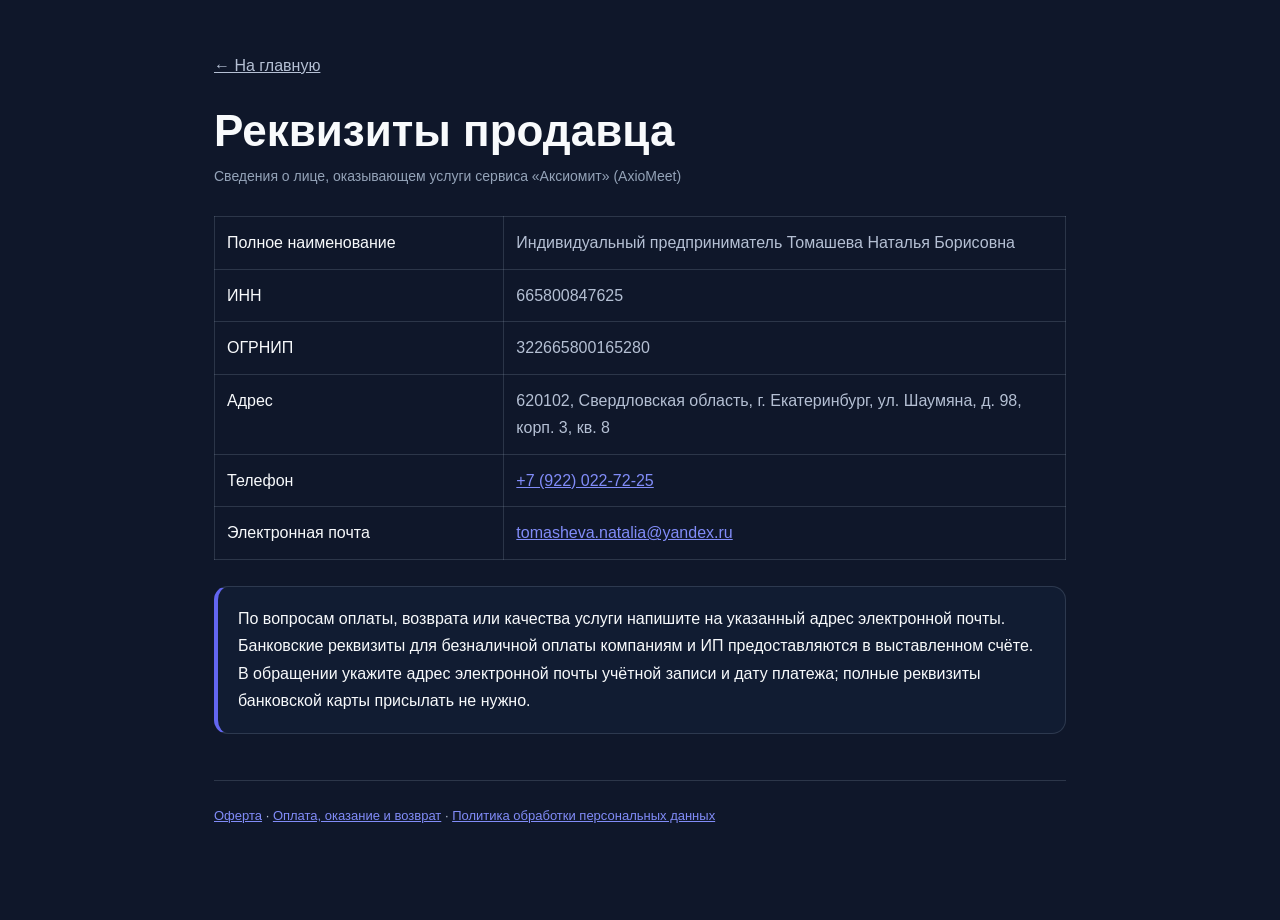
<file: requisites.html>
<!DOCTYPE html>
<html lang="ru">
<head>
    <meta charset="utf-8">
    <meta name="viewport" content="width=device-width,initial-scale=1">
    <title>Реквизиты продавца — Аксиомит (AxioMeet)</title>
    <meta name="description" content="Юридические и контактные реквизиты ИП Томашевой Натальи Борисовны — владельца сервиса «Аксиомит» (AxioMeet).">
    <link rel="stylesheet" href="/legal.css">
</head>
<body><main class="container">
    <a class="back-link" href="/">← На главную</a>
    <h1>Реквизиты продавца</h1>
    <p class="meta">Сведения о лице, оказывающем услуги сервиса «Аксиомит» (AxioMeet)</p>
    <table class="requisites"><tbody>
        <tr><td>Полное наименование</td><td>Индивидуальный предприниматель Томашева Наталья Борисовна</td></tr>
        <tr><td>ИНН</td><td>665800847625</td></tr>
        <tr><td>ОГРНИП</td><td>322665800165280</td></tr>
        <tr><td>Адрес</td><td>620102, Свердловская область, г. Екатеринбург, ул. Шаумяна, д. 98, корп. 3, кв. 8</td></tr>
        <tr><td>Телефон</td><td><a href="tel:+79220227225">+7&nbsp;(922)&nbsp;022&#8209;72&#8209;25</a></td></tr>
        <tr><td>Электронная почта</td><td><a href="mailto:tomasheva.natalia@yandex.ru">tomasheva.natalia@yandex.ru</a></td></tr>
    </tbody></table>
    <div class="notice">По вопросам оплаты, возврата или качества услуги напишите на указанный адрес электронной почты. Банковские реквизиты для безналичной оплаты компаниям и ИП предоставляются в выставленном счёте. В обращении укажите адрес электронной почты учётной записи и дату платежа; полные реквизиты банковской карты присылать не нужно.</div>
    <p class="footer-note"><a href="/oferta">Оферта</a> · <a href="/payment">Оплата, оказание и возврат</a> · <a href="/privacy">Политика обработки персональных данных</a></p>
</main></body></html>
</file>
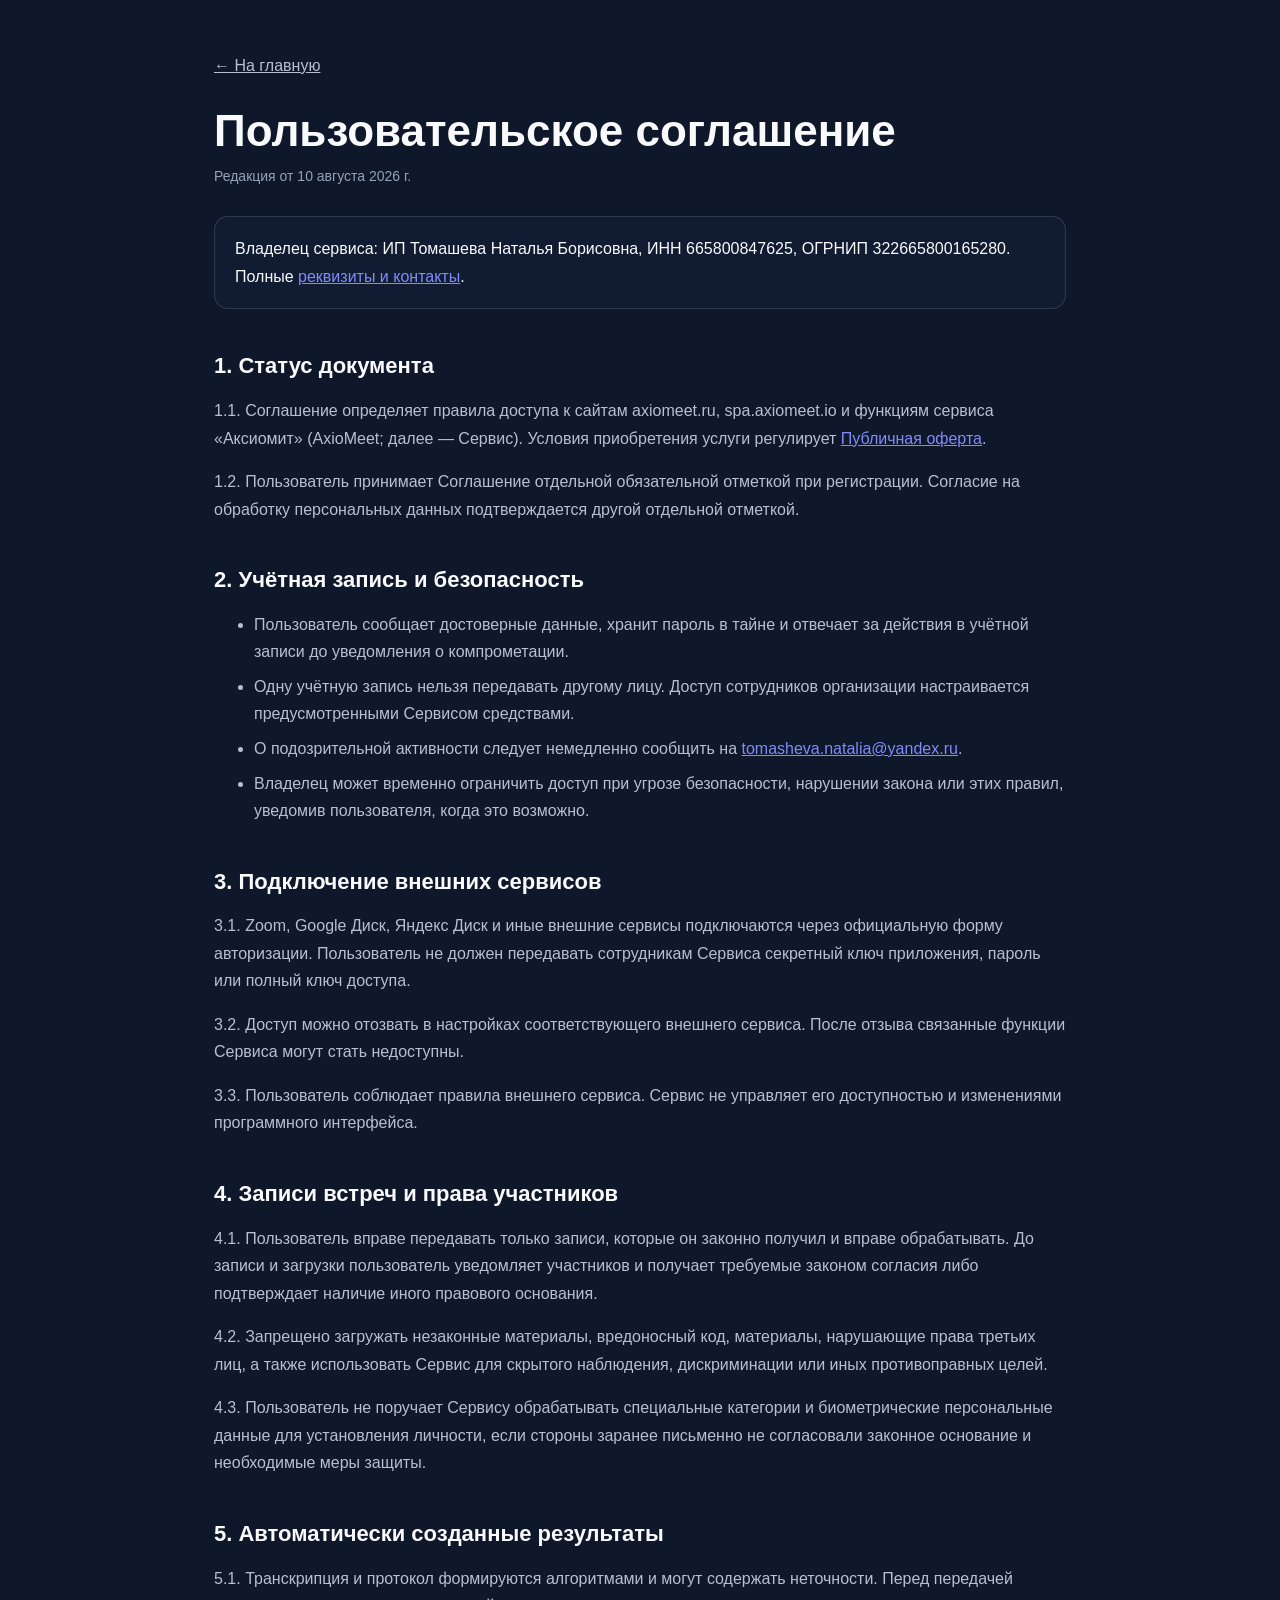
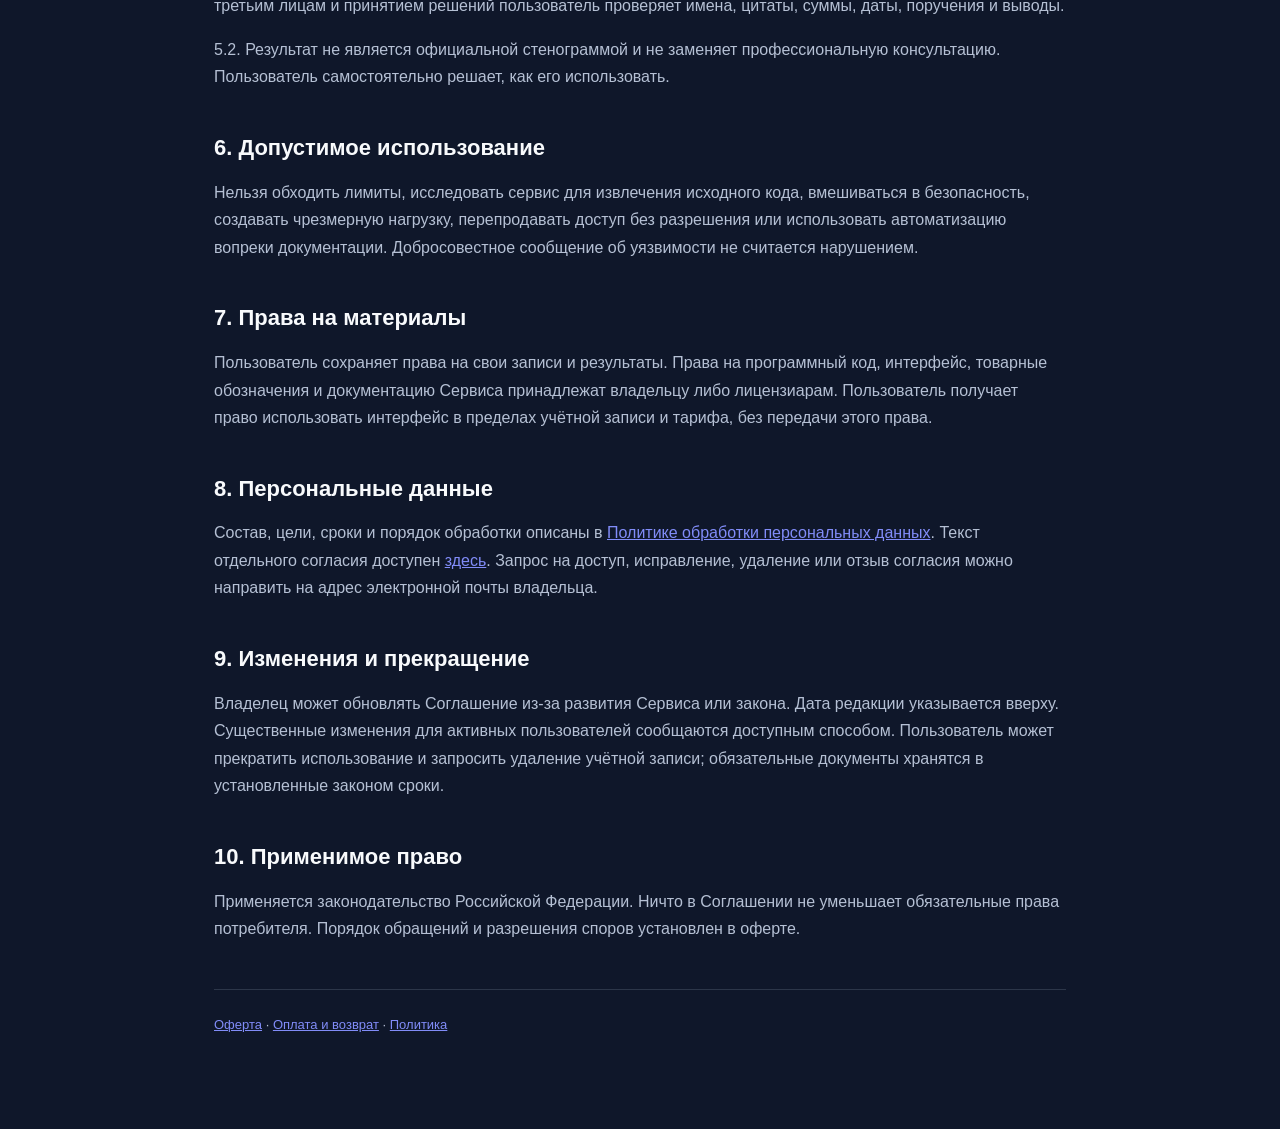
<file: terms.html>
<!DOCTYPE html>
<html lang="ru">
<head>
    <meta charset="utf-8">
    <meta name="viewport" content="width=device-width,initial-scale=1">
    <title>Пользовательское соглашение — Аксиомит (AxioMeet)</title>
    <meta name="description" content="Правила использования сервиса «Аксиомит» (AxioMeet).">
    <link rel="stylesheet" href="/legal.css">
</head>
<body><main class="container">
    <a class="back-link" href="/">← На главную</a>
    <h1>Пользовательское соглашение</h1>
    <p class="meta">Редакция от 10 августа 2026 г.</p>
    <div class="card">Владелец сервиса: ИП Томашева Наталья Борисовна, ИНН 665800847625, ОГРНИП 322665800165280. Полные <a href="/requisites">реквизиты и контакты</a>.</div>

    <h2>1. Статус документа</h2>
    <p>1.1. Соглашение определяет правила доступа к сайтам axiomeet.ru, spa.axiomeet.io и функциям сервиса «Аксиомит» (AxioMeet; далее — Сервис). Условия приобретения услуги регулирует <a href="/oferta">Публичная оферта</a>.</p>
    <p>1.2. Пользователь принимает Соглашение отдельной обязательной отметкой при регистрации. Согласие на обработку персональных данных подтверждается другой отдельной отметкой.</p>

    <h2>2. Учётная запись и безопасность</h2>
    <ul>
        <li>Пользователь сообщает достоверные данные, хранит пароль в тайне и отвечает за действия в учётной записи до уведомления о компрометации.</li>
        <li>Одну учётную запись нельзя передавать другому лицу. Доступ сотрудников организации настраивается предусмотренными Сервисом средствами.</li>
        <li>О подозрительной активности следует немедленно сообщить на <a href="mailto:tomasheva.natalia@yandex.ru">tomasheva.natalia@yandex.ru</a>.</li>
        <li>Владелец может временно ограничить доступ при угрозе безопасности, нарушении закона или этих правил, уведомив пользователя, когда это возможно.</li>
    </ul>

    <h2>3. Подключение внешних сервисов</h2>
    <p>3.1. Zoom, Google Диск, Яндекс Диск и иные внешние сервисы подключаются через официальную форму авторизации. Пользователь не должен передавать сотрудникам Сервиса секретный ключ приложения, пароль или полный ключ доступа.</p>
    <p>3.2. Доступ можно отозвать в настройках соответствующего внешнего сервиса. После отзыва связанные функции Сервиса могут стать недоступны.</p>
    <p>3.3. Пользователь соблюдает правила внешнего сервиса. Сервис не управляет его доступностью и изменениями программного интерфейса.</p>

    <h2>4. Записи встреч и права участников</h2>
    <p>4.1. Пользователь вправе передавать только записи, которые он законно получил и вправе обрабатывать. До записи и загрузки пользователь уведомляет участников и получает требуемые законом согласия либо подтверждает наличие иного правового основания.</p>
    <p>4.2. Запрещено загружать незаконные материалы, вредоносный код, материалы, нарушающие права третьих лиц, а также использовать Сервис для скрытого наблюдения, дискриминации или иных противоправных целей.</p>
    <p>4.3. Пользователь не поручает Сервису обрабатывать специальные категории и биометрические персональные данные для установления личности, если стороны заранее письменно не согласовали законное основание и необходимые меры защиты.</p>

    <h2>5. Автоматически созданные результаты</h2>
    <p>5.1. Транскрипция и протокол формируются алгоритмами и могут содержать неточности. Перед передачей третьим лицам и принятием решений пользователь проверяет имена, цитаты, суммы, даты, поручения и выводы.</p>
    <p>5.2. Результат не является официальной стенограммой и не заменяет профессиональную консультацию. Пользователь самостоятельно решает, как его использовать.</p>

    <h2>6. Допустимое использование</h2>
    <p>Нельзя обходить лимиты, исследовать сервис для извлечения исходного кода, вмешиваться в безопасность, создавать чрезмерную нагрузку, перепродавать доступ без разрешения или использовать автоматизацию вопреки документации. Добросовестное сообщение об уязвимости не считается нарушением.</p>

    <h2>7. Права на материалы</h2>
    <p>Пользователь сохраняет права на свои записи и результаты. Права на программный код, интерфейс, товарные обозначения и документацию Сервиса принадлежат владельцу либо лицензиарам. Пользователь получает право использовать интерфейс в пределах учётной записи и тарифа, без передачи этого права.</p>

    <h2>8. Персональные данные</h2>
    <p>Состав, цели, сроки и порядок обработки описаны в <a href="/privacy">Политике обработки персональных данных</a>. Текст отдельного согласия доступен <a href="/consent">здесь</a>. Запрос на доступ, исправление, удаление или отзыв согласия можно направить на адрес электронной почты владельца.</p>

    <h2>9. Изменения и прекращение</h2>
    <p>Владелец может обновлять Соглашение из-за развития Сервиса или закона. Дата редакции указывается вверху. Существенные изменения для активных пользователей сообщаются доступным способом. Пользователь может прекратить использование и запросить удаление учётной записи; обязательные документы хранятся в установленные законом сроки.</p>

    <h2>10. Применимое право</h2>
    <p>Применяется законодательство Российской Федерации. Ничто в Соглашении не уменьшает обязательные права потребителя. Порядок обращений и разрешения споров установлен в оферте.</p>
    <p class="footer-note"><a href="/oferta">Оферта</a> · <a href="/payment">Оплата и возврат</a> · <a href="/privacy">Политика</a></p>
</main></body></html>
</file>
<file: legal.css>
:root {
    --primary: #818cf8;
    --primary-dark: #6366f1;
    --dark: #0f172a;
    --panel: #111c32;
    --text: #f8fafc;
    --muted: #b5c0d4;
    --line: rgba(148, 163, 184, .22);
    --ok: #34d399;
}

* { box-sizing: border-box; }

body {
    margin: 0;
    font-family: Inter, -apple-system, BlinkMacSystemFont, "Segoe UI", sans-serif;
    color: var(--text);
    background: var(--dark);
    line-height: 1.72;
}

.container { max-width: 900px; margin: 0 auto; padding: 52px 24px 80px; }
.back-link { display: inline-block; margin-bottom: 26px; color: var(--muted); }
h1 { margin: 0 0 8px; font-size: clamp(30px, 5vw, 44px); line-height: 1.15; }
h2 { margin: 38px 0 12px; font-size: 22px; }
h3 { margin: 25px 0 9px; font-size: 17px; }
p, li, td, th { color: var(--muted); }
p, ul, ol { margin-top: 0; }
li { margin-bottom: 7px; }
a { color: var(--primary); }
.meta { margin-bottom: 28px; color: #94a3b8; font-size: 14px; }
.card, .notice {
    margin: 22px 0;
    padding: 18px 20px;
    background: var(--panel);
    border: 1px solid var(--line);
    border-radius: 14px;
}
.notice { border-left: 4px solid var(--primary-dark); }
.good { border-left-color: var(--ok); }
table { width: 100%; border-collapse: collapse; margin: 18px 0 26px; }
th, td { padding: 12px; border: 1px solid var(--line); text-align: left; vertical-align: top; }
th { color: var(--text); background: rgba(99, 102, 241, .10); }
.toc { display: flex; flex-wrap: wrap; gap: 8px 16px; margin: 24px 0; }
.toc a { font-size: 14px; }
.requisites td:first-child { width: 34%; color: var(--text); }
.footer-note { margin-top: 46px; padding-top: 24px; border-top: 1px solid var(--line); font-size: 13px; }
@media (max-width: 640px) {
    .container { padding: 30px 18px 58px; }
    table, thead, tbody, tr, th, td { display: block; }
    thead { display: none; }
    td { border-bottom: 0; }
    tr:last-child td:last-child, td:last-child { border-bottom: 1px solid var(--line); }
    .requisites td:first-child { width: auto; }
}
</file>
